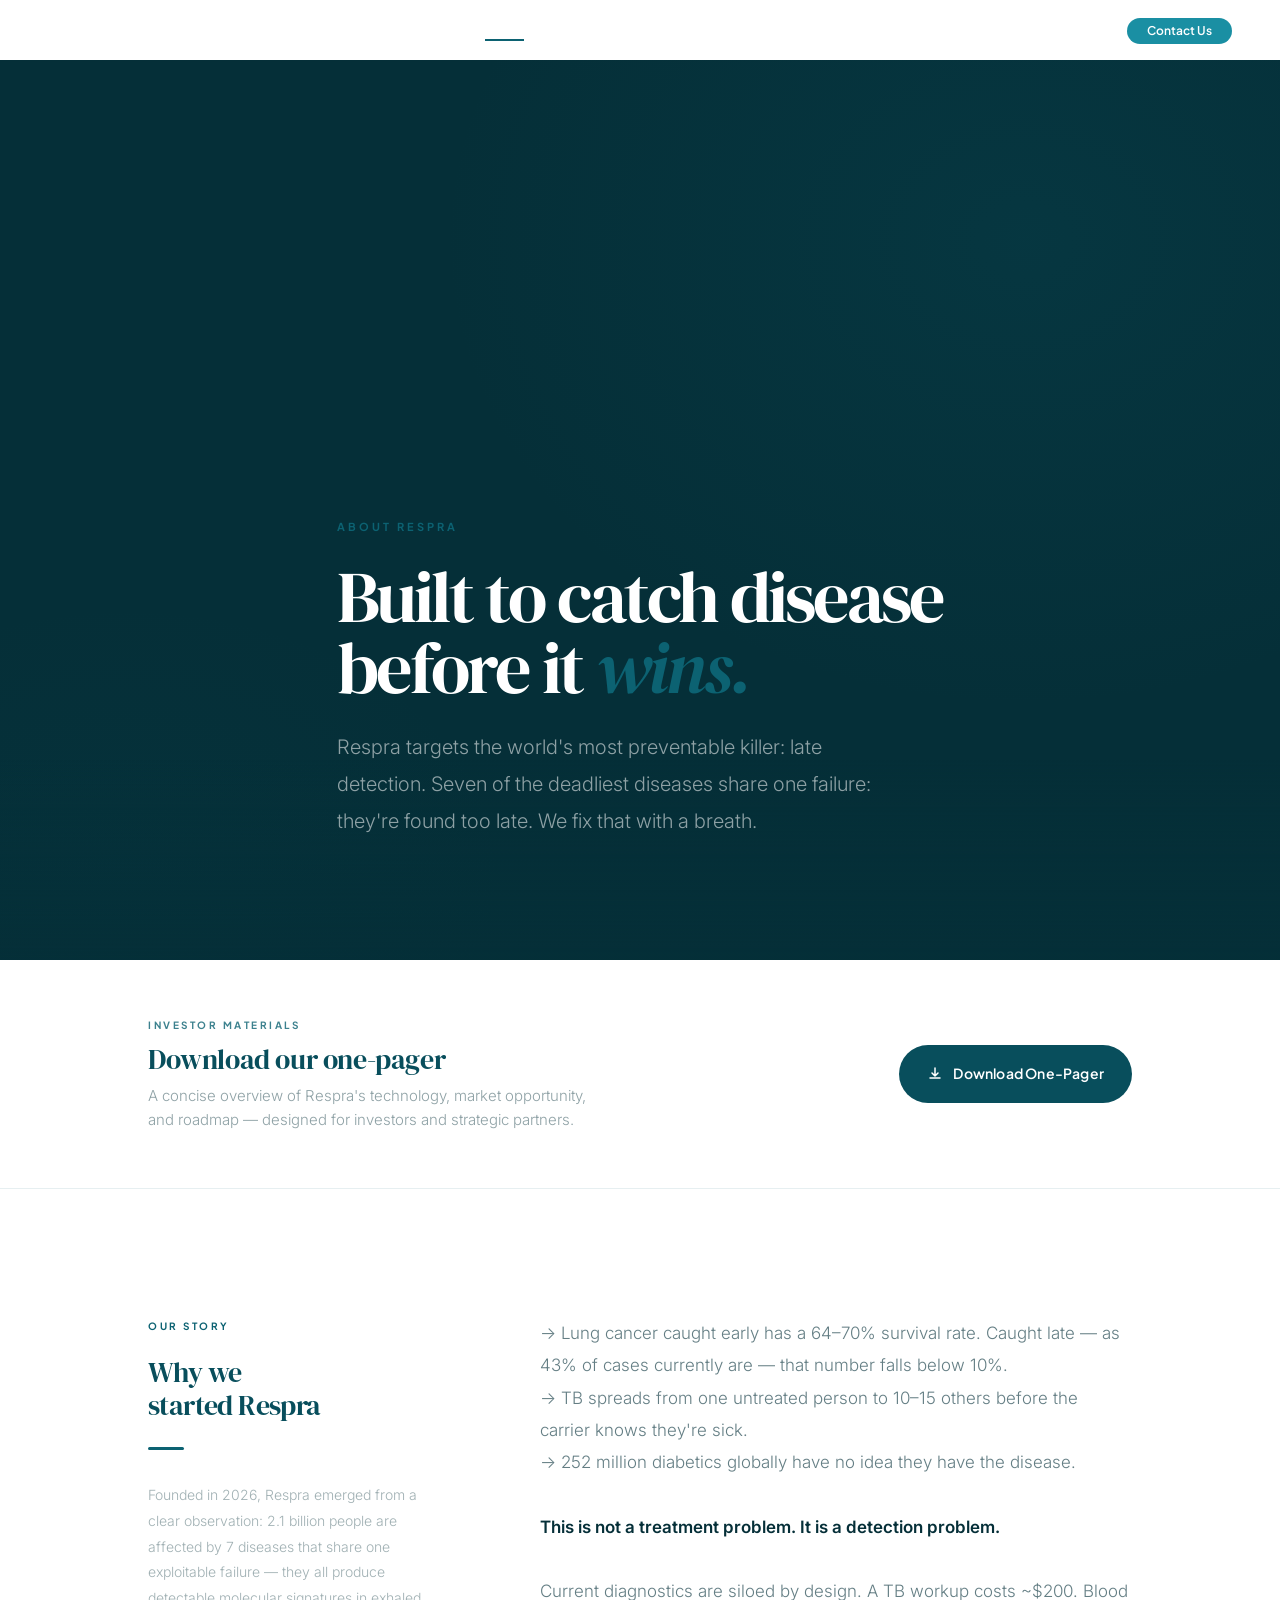
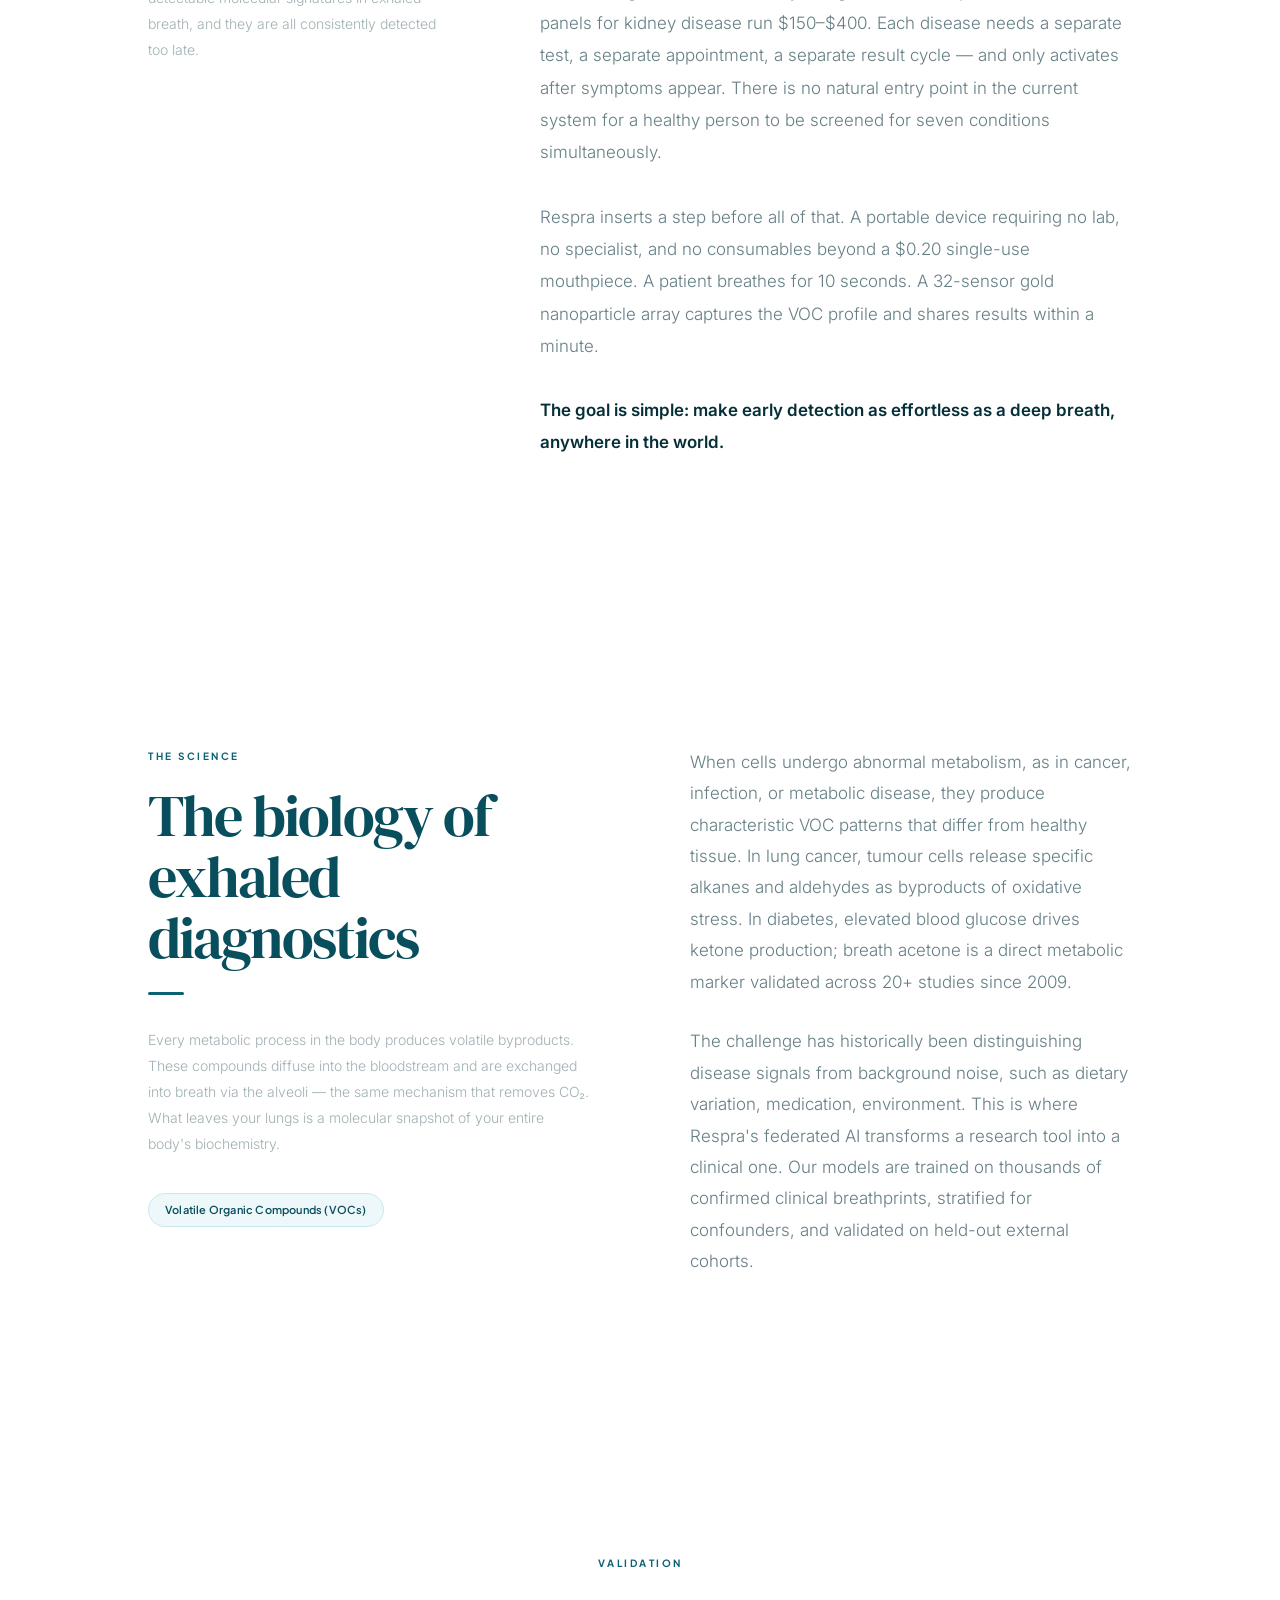
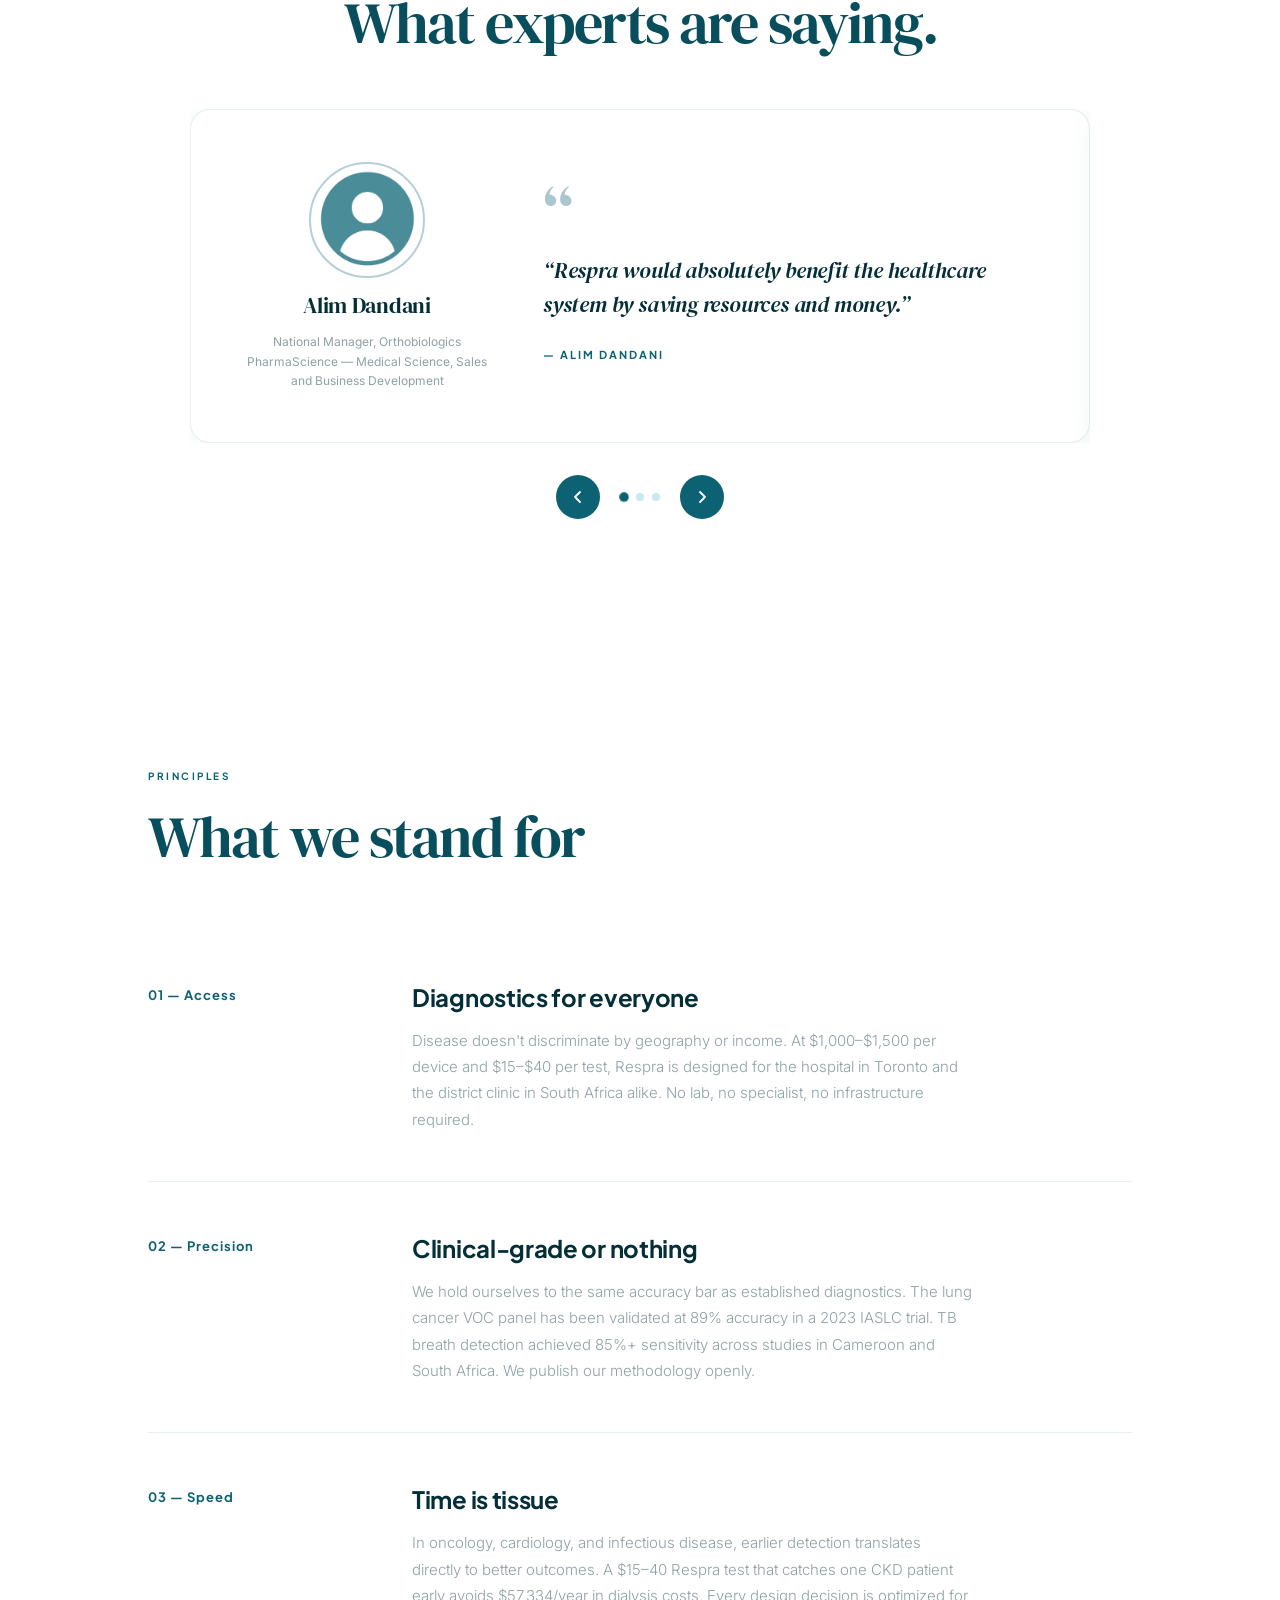
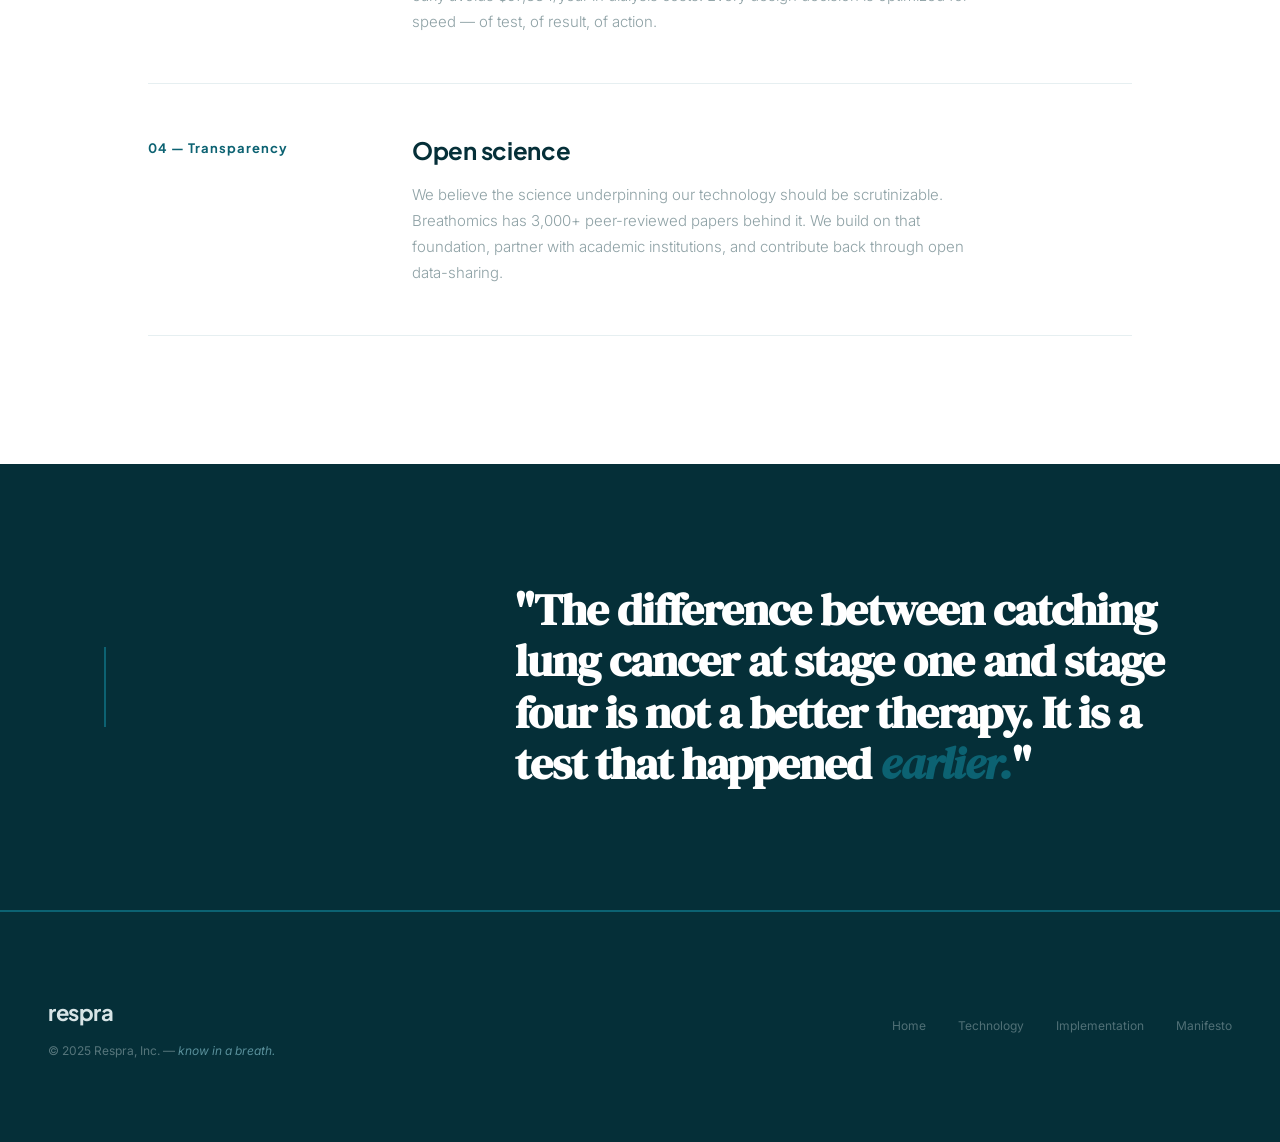
<file: about.html>
<!DOCTYPE html>
<html lang="en">
<head>
  <meta charset="UTF-8" />
  <meta name="viewport" content="width=device-width, initial-scale=1.0" />
  <title>About — Respra</title>
  <link rel="stylesheet" href="shared.css" />
  <style>
    .page-hero {
      min-height: 100vh;
      display: flex;
      flex-direction: column;
      justify-content: flex-end;
      padding-bottom: 120px;
      position: relative;
      overflow: hidden;
      background: var(--ink);
    }

    .page-hero::after {
      content: '';
      position: absolute;
      bottom: 0; left: 0; right: 0;
      height: 200px;
      background: linear-gradient(to top, rgba(5,47,56,0.85) 0%, transparent 100%);
      pointer-events: none;
      z-index: 1;
    }

    .page-hero-bg {
      position: absolute;
      inset: 0;
      background: radial-gradient(ellipse 70% 80% at 80% 20%, rgba(12,98,114,0.15) 0%, transparent 65%),
                  radial-gradient(ellipse 50% 50% at 10% 90%, rgba(12,98,114,0.05) 0%, transparent 60%);
      pointer-events: none;
    }

    .page-hero-label {
      font-family: var(--subhead);
      font-size: 11px;
      font-weight: 700;
      letter-spacing: 3px;
      text-transform: uppercase;
      color: var(--teal);
      margin-bottom: 24px;
    }

    .page-hero h1 {
      font-size: clamp(50px, 5.6vw, 86px);
      color: #fff;
      max-width: 720px;
    }

    .page-hero h1 em {
      font-style: italic;
      color: var(--green);
    }

    .page-hero .lead {
      color: rgba(255,255,255,0.55);
      max-width: 560px;
      margin-top: 24px;
    }

    /* ── STORY SECTION ── */
    .story-section {
      background: #fff;
    }

    .story-grid {
      display: grid;
      grid-template-columns: 1fr 2fr;
      gap: 96px;
      align-items: start;
    }

    .story-sidebar {
      position: sticky;
      top: calc(var(--nav-h) + 40px);
    }

    .story-sidebar h3 {
      font-size: 28px;
      margin-bottom: 20px;
    }

    .story-body p {
      font-size: 17px;
      line-height: 1.9;
      color: var(--ink-mid);
      margin-bottom: 32px;
      font-weight: 300;
    }

    /* ── VALUES ── */
    .values-section {
      background: var(--bg);
    }

    .value-item {
      padding: 48px 0;
      border-bottom: 1px solid var(--border);
      display: grid;
      grid-template-columns: 200px 1fr;
      gap: 64px;
      align-items: start;
    }

    .value-item:first-child { border-top: 1px solid var(--border); }

    .value-num {
      font-family: var(--subhead);
      font-size: 13px;
      font-weight: 700;
      letter-spacing: 1px;
      color: var(--teal);
      padding-top: 4px;
    }

    .value-content h4 {
      font-family: var(--subhead);
      font-size: 24px;
      font-weight: 700;
      color: var(--ink);
      margin-bottom: 12px;
      letter-spacing: -0.3px;
    }

    .value-content p {
      font-size: 15px;
      color: var(--muted);
      font-weight: 300;
      line-height: 1.75;
      max-width: 560px;
    }

    /* ── DARK QUOTE ── */
    .quote-band {
      background: var(--ink);
      padding: 120px 0;
    }

    .quote-inner {
      max-width: 1200px;
      margin: 0 auto;
      padding: 0 64px;
      display: grid;
      grid-template-columns: 1fr 2fr;
      gap: 80px;
      align-items: center;
    }

    .quote-line {
      width: 2px;
      height: 80px;
      background: var(--green);
    }

    .quote-text {
      font-family: var(--heading);
      font-size: clamp(28px, 3.5vw, 52px);
      font-weight: 700;
      color: #fff;
      line-height: 1.15;
      letter-spacing: -1px;
    }

    .quote-text em {
      font-style: italic;
      color: var(--green);
    }

    @media (max-width: 900px) {
      .story-grid { grid-template-columns: 1fr; gap: 40px; }
      .story-sidebar { position: static; }
      .value-item { grid-template-columns: 1fr; gap: 16px; }
      .team-grid { grid-template-columns: 1fr; }
      .quote-inner { grid-template-columns: 1fr; gap: 32px; }
      .explainer-grid { grid-template-columns: 1fr; }
      .explainer-sticky { position: static; }
    }

    /* ── SCIENCE EXPLAINER (from research) ── */
    .explainer-section {
      background: #fff;
    }

    .explainer-grid {
      display: grid;
      grid-template-columns: 1fr 1fr;
      gap: 100px;
      align-items: start;
    }

    .explainer-sticky {
      position: sticky;
      top: calc(var(--nav-h) + 40px);
    }

    .explainer-body p {
      font-size: 17px;
      line-height: 1.85;
      color: var(--ink-mid);
      margin-bottom: 28px;
      font-weight: 300;
    }

    /* ── VALIDATION ── */
    .validation-section {
      background: var(--bg);
      padding: 120px 0;
    }

    .validator-track-wrap {
      position: relative;
      overflow: hidden;
      margin: 56px auto 0;
      max-width: 900px;
    }

    .validator-track {
      display: flex;
      transition: transform 0.35s ease;
      will-change: transform;
    }

    .validator-card {
      min-width: 100%;
      display: grid;
      grid-template-columns: 240px 1fr;
      gap: 56px;
      align-items: center;
      background: #fff;
      border-radius: 20px;
      border: 1px solid var(--border);
      padding: 52px 56px;
      box-shadow: 0 4px 24px rgba(12,98,114,0.06);
      text-align: left;
      box-sizing: border-box;
    }

    .validator-profile {
      display: flex;
      flex-direction: column;
      align-items: center;
      text-align: center;
      gap: 14px;
    }

    .validator-photo-wrap {
      width: 116px;
      height: 116px;
      border-radius: 50%;
      border: 2px solid rgba(12,98,114,0.3);
      padding: 3px;
      flex-shrink: 0;
    }

    .validator-photo-wrap img {
      width: 100%;
      height: 100%;
      border-radius: 50%;
      object-fit: cover;
      display: block;
    }

    .validator-name {
      font-family: var(--heading);
      font-size: 22px;
      font-weight: 400;
      color: var(--ink);
      letter-spacing: -0.3px;
      line-height: 1.2;
    }

    .validator-title {
      font-family: var(--body);
      font-size: 12px;
      color: var(--muted);
      font-weight: 400;
      line-height: 1.6;
    }

    .validator-quote-mark {
      font-family: var(--heading);
      font-size: 72px;
      line-height: 0.75;
      color: var(--teal);
      opacity: 0.35;
      display: block;
      margin-bottom: 12px;
    }

    .validator-quote-text {
      font-family: var(--heading);
      font-size: clamp(17px, 2vw, 22px);
      font-style: italic;
      font-weight: 400;
      color: var(--ink);
      line-height: 1.55;
      letter-spacing: -0.2px;
      margin-bottom: 24px;
    }

    .validator-attribution {
      font-family: var(--subhead);
      font-size: 11px;
      font-weight: 700;
      letter-spacing: 2px;
      text-transform: uppercase;
      color: var(--teal);
    }

    .validator-nav {
      display: flex;
      align-items: center;
      justify-content: center;
      gap: 20px;
      margin-top: 32px;
    }

    .validator-arrow {
      width: 44px;
      height: 44px;
      border-radius: 50%;
      background: var(--teal);
      border: none;
      cursor: pointer;
      display: flex;
      align-items: center;
      justify-content: center;
      flex-shrink: 0;
      transition: transform 0.2s ease, box-shadow 0.2s ease;
    }

    .validator-arrow:hover {
      transform: scale(1.08);
      box-shadow: 0 0 14px rgba(12,98,114,0.4);
    }

    .validator-arrow svg {
      width: 18px;
      height: 18px;
      stroke: #fff;
      fill: none;
      stroke-linecap: round;
      stroke-linejoin: round;
      stroke-width: 1.8;
    }

    .validator-dots {
      display: flex;
      align-items: center;
      gap: 8px;
    }

    .validator-dot {
      width: 8px;
      height: 8px;
      border-radius: 50%;
      background: var(--mint-mid);
      border: none;
      cursor: pointer;
      padding: 0;
      transition: background 0.2s ease, transform 0.2s ease;
    }

    .validator-dot.active {
      background: var(--teal);
      transform: scale(1.2);
    }

    @media (max-width: 700px) {
      .validator-card {
        grid-template-columns: 1fr;
        padding: 36px 28px;
        gap: 28px;
      }
      .validator-nav { flex-wrap: wrap; gap: 12px; }
    }
  </style>
</head>
<body>

<nav class="hero-transparent">
  <a href="index.html" class="nav-logo">
    <span class="nav-wordmark">respra</span>
  </a>
  <ul class="nav-links">
    <li><a href="index.html">Home</a></li>
    <li><a href="about.html" class="active">About</a></li>
    <li><a href="technology.html">Technology</a></li>
    <li><a href="implementation.html">Implementation</a></li>
    <li><a href="manifesto.html">Manifesto</a></li>
  </ul>
  <div class="nav-right">
    <div class="nav-contact-wrap">
      <button class="nav-contact-btn" id="contact-btn">Contact Us</button>
      <div class="nav-contact-popup" id="contact-popup">
        <a href="mailto:contact@respra.ca">contact@respra.ca</a>
      </div>
    </div>
  </div>
</nav>

<div class="page-wrap">

  <!-- HERO -->
  <section class="page-hero">
    <div class="page-hero-bg" id="about-hero-bg"></div>
    <div class="section-inner" style="position:relative;z-index:2;">
      <div class="page-hero-label fade-up">About Respra</div>
      <h1 class="fade-up" style="transition-delay:.08s">Built to catch disease<br/>before it <em>wins.</em></h1>
      <p class="lead fade-up" style="transition-delay:.16s">Respra targets the world's most preventable killer: late detection. Seven of the deadliest diseases share one failure: they're found too late. We fix that with a breath.</p>
    </div>
  </section>

  <!-- ONE-PAGER CTA -->
  <div style="background:#fff;border-bottom:1px solid var(--border);">
    <div class="section-inner" style="padding-top:56px;padding-bottom:56px;">
      <div style="display:flex;align-items:center;justify-content:space-between;gap:40px;flex-wrap:wrap;">
        <div>
          <span class="eyebrow" style="margin-bottom:8px;">Investor Materials</span>
          <h3 style="font-size:clamp(20px,2.5vw,28px);letter-spacing:-0.4px;margin-bottom:8px;">Download our one-pager</h3>
          <p style="font-family:var(--body);font-size:15px;font-weight:300;color:var(--muted);max-width:440px;line-height:1.6;">A concise overview of Respra's technology, market opportunity, and roadmap — designed for investors and strategic partners.</p>
        </div>
        <div style="display:flex;align-items:center;gap:16px;flex-shrink:0;">
          <a href="respra-one-pager.pdf"
             download
             style="display:inline-flex;align-items:center;gap:10px;padding:16px 28px;background:var(--green-dark);color:#fff;border-radius:100px;font-family:var(--subhead);font-size:14px;font-weight:600;text-decoration:none;letter-spacing:0.2px;transition:opacity 0.2s,transform 0.2s;"
             onmouseover="this.style.opacity='0.85';this.style.transform='translateY(-1px)'"
             onmouseout="this.style.opacity='1';this.style.transform='translateY(0)'">
            <svg width="16" height="16" viewBox="0 0 16 16" fill="none" xmlns="http://www.w3.org/2000/svg">
              <path d="M8 2v8M5 7l3 3 3-3" stroke="#fff" stroke-width="1.5" stroke-linecap="round" stroke-linejoin="round"/>
              <path d="M3 12h10" stroke="#fff" stroke-width="1.5" stroke-linecap="round"/>
            </svg>
            Download One-Pager
          </a>
        </div>
      </div>
    </div>
  </div>

  <!-- STORY -->
  <section class="story-section">
    <div class="section-inner">
      <div class="story-grid">
        <div class="story-sidebar">
          <span class="eyebrow fade-up">Our Story</span>
          <h3 class="fade-up" style="transition-delay:.08s;">Why we<br/>started Respra</h3>
          <div class="rule-green fade-up" style="transition-delay:.14s;"></div>
          <p class="body-text fade-up" style="transition-delay:.2s;">Founded in 2026, Respra emerged from a clear observation: 2.1 billion people are affected by 7 diseases that share one exploitable failure — they all produce detectable molecular signatures in exhaled breath, and they are all consistently detected too late.</p>
        </div>
        <div class="story-body fade-up" style="transition-delay:.1s;">
          <p>→ Lung cancer caught early has a 64–70% survival rate. Caught late — as 43% of cases currently are — that number falls below 10%.<br/>→ TB spreads from one untreated person to 10–15 others before the carrier knows they're sick.<br/>→ 252 million diabetics globally have no idea they have the disease.</p>
          <p style="font-weight:600;color:var(--ink);">This is not a treatment problem. It is a detection problem.</p>
          <p>Current diagnostics are siloed by design. A TB workup costs ~$200. Blood panels for kidney disease run $150–$400. Each disease needs a separate test, a separate appointment, a separate result cycle — and only activates after symptoms appear. There is no natural entry point in the current system for a healthy person to be screened for seven conditions simultaneously.</p>
          <p>Respra inserts a step before all of that. A portable device requiring no lab, no specialist, and no consumables beyond a $0.20 single-use mouthpiece. A patient breathes for 10 seconds. A 32-sensor gold nanoparticle array captures the VOC profile and shares results within a minute.</p>
          <p style="font-weight:600;color:var(--ink);">The goal is simple: make early detection as effortless as a deep breath, anywhere in the world.</p>
        </div>
      </div>
    </div>
  </section>

  <!-- SCIENCE EXPLAINER -->
  <section class="explainer-section">
    <div class="section-inner">
      <div class="explainer-grid">
        <div class="explainer-sticky">
          <span class="eyebrow fade-up">The Science</span>
          <h2 class="fade-up" style="transition-delay:.08s;">The biology of<br/>exhaled diagnostics</h2>
          <div class="rule-green fade-up" style="transition-delay:.14s;"></div>
          <p class="body-text fade-up" style="transition-delay:.18s;">Every metabolic process in the body produces volatile byproducts. These compounds diffuse into the bloodstream and are exchanged into breath via the alveoli — the same mechanism that removes CO₂. What leaves your lungs is a molecular snapshot of your entire body's biochemistry.</p>
          <div style="margin-top:36px;" class="fade-up">
            <div class="pill">Volatile Organic Compounds (VOCs)</div>
          </div>
        </div>
        <div class="explainer-body fade-up" style="transition-delay:.12s;">
          <p>When cells undergo abnormal metabolism, as in cancer, infection, or metabolic disease, they produce characteristic VOC patterns that differ from healthy tissue. In lung cancer, tumour cells release specific alkanes and aldehydes as byproducts of oxidative stress. In diabetes, elevated blood glucose drives ketone production; breath acetone is a direct metabolic marker validated across 20+ studies since 2009.</p>
          <p>The challenge has historically been distinguishing disease signals from background noise, such as dietary variation, medication, environment. This is where Respra's federated AI transforms a research tool into a clinical one. Our models are trained on thousands of confirmed clinical breathprints, stratified for confounders, and validated on held-out external cohorts.</p>
        </div>
      </div>
    </div>
  </section>

  <!-- VALIDATION -->
  <section class="validation-section">
    <div class="section-inner" style="text-align:center;">
      <span class="eyebrow fade-up">Validation</span>
      <h2 class="fade-up" style="transition-delay:.08s;">What experts are saying.</h2>

      <div class="validator-track-wrap fade-up" style="transition-delay:.16s;">
        <div class="validator-track" id="validator-track">

          <div class="validator-card">
            <div class="validator-profile">
              <div class="validator-photo-wrap">
                <img src="validator-1.png" alt="Alim Dandani" />
              </div>
              <div class="validator-name">Alim Dandani</div>
              <div class="validator-title">National Manager, Orthobiologics<br/>PharmaScience &mdash; Medical Science, Sales and Business Development</div>
            </div>
            <div class="validator-quote-side">
              <span class="validator-quote-mark">&ldquo;</span>
              <p class="validator-quote-text">&ldquo;Respra would absolutely benefit the healthcare system by saving resources and money.&rdquo;</p>
              <div class="validator-attribution">&mdash; Alim Dandani</div>
            </div>
          </div>

          <div class="validator-card">
            <div class="validator-profile">
              <div class="validator-photo-wrap">
                <img src="validator-2.png" alt="Dr. Imran Haq" />
              </div>
              <div class="validator-name">Dr. Imran Haq</div>
              <div class="validator-title">Managing Director<br/>The Sample Network &mdash; Clinical Biosample Collection</div>
            </div>
            <div class="validator-quote-side">
              <span class="validator-quote-mark">&ldquo;</span>
              <p class="validator-quote-text">&ldquo;It&rsquo;s worth pursuing.&rdquo;</p>
              <div class="validator-attribution">&mdash; Dr. Imran Haq</div>
            </div>
          </div>

          <div class="validator-card">
            <div class="validator-profile">
              <div class="validator-photo-wrap">
                <img src="validator-3.png" alt="Julie Paperwala" />
              </div>
              <div class="validator-name">Julie Paperwala</div>
              <div class="validator-title">Senior Manager, Program Delivery and Research IT<br/>SickKids</div>
            </div>
            <div class="validator-quote-side">
              <span class="validator-quote-mark">&ldquo;</span>
              <p class="validator-quote-text">&ldquo;Having gone through it personally with my father, I would 100% think Respra is a helpful device to implement.&rdquo;</p>
              <div class="validator-attribution">&mdash; Julie Paperwala</div>
            </div>
          </div>

        </div>
      </div>

      <div class="validator-nav">
        <button class="validator-arrow" id="val-prev" aria-label="Previous validator">
          <svg viewBox="0 0 18 18"><path d="M11 4l-5 5 5 5"/></svg>
        </button>
        <div class="validator-dots">
          <button class="validator-dot active" data-idx="0" aria-label="Validator 1"></button>
          <button class="validator-dot" data-idx="1" aria-label="Validator 2"></button>
          <button class="validator-dot" data-idx="2" aria-label="Validator 3"></button>
        </div>
        <button class="validator-arrow" id="val-next" aria-label="Next validator">
          <svg viewBox="0 0 18 18"><path d="M7 4l5 5-5 5"/></svg>
        </button>
      </div>
    </div>
  </section>

  <hr class="rule" />

  <!-- VALUES -->
  <section class="values-section">
    <div class="section-inner">
      <span class="eyebrow fade-up">Principles</span>
      <h2 class="fade-up" style="transition-delay:.08s;margin-bottom:64px;">What we stand for</h2>

      <div class="value-item fade-up">
        <div class="value-num">01 — Access</div>
        <div class="value-content">
          <h4>Diagnostics for everyone</h4>
          <p>Disease doesn't discriminate by geography or income. At $1,000–$1,500 per device and $15–$40 per test, Respra is designed for the hospital in Toronto and the district clinic in South Africa alike. No lab, no specialist, no infrastructure required.</p>
        </div>
      </div>
      <div class="value-item fade-up" style="transition-delay:.08s;">
        <div class="value-num">02 — Precision</div>
        <div class="value-content">
          <h4>Clinical-grade or nothing</h4>
          <p>We hold ourselves to the same accuracy bar as established diagnostics. The lung cancer VOC panel has been validated at 89% accuracy in a 2023 IASLC trial. TB breath detection achieved 85%+ sensitivity across studies in Cameroon and South Africa. We publish our methodology openly.</p>
        </div>
      </div>
      <div class="value-item fade-up" style="transition-delay:.16s;">
        <div class="value-num">03 — Speed</div>
        <div class="value-content">
          <h4>Time is tissue</h4>
          <p>In oncology, cardiology, and infectious disease, earlier detection translates directly to better outcomes. A $15–40 Respra test that catches one CKD patient early avoids $57,334/year in dialysis costs. Every design decision is optimized for speed — of test, of result, of action.</p>
        </div>
      </div>
      <div class="value-item fade-up" style="transition-delay:.24s;">
        <div class="value-num">04 — Transparency</div>
        <div class="value-content">
          <h4>Open science</h4>
          <p>We believe the science underpinning our technology should be scrutinizable. Breathomics has 3,000+ peer-reviewed papers behind it. We build on that foundation, partner with academic institutions, and contribute back through open data-sharing.</p>
        </div>
      </div>
    </div>
  </section>

  <!-- QUOTE BAND -->
  <div class="quote-band">
    <div class="quote-inner">
      <div class="quote-line fade-up"></div>
      <div class="quote-text fade-up" style="transition-delay:.08s;">"The difference between catching lung cancer at stage one and stage four is not a better therapy. It is a test that happened <em>earlier.</em>"</div>
    </div>
  </div>

  <!-- FOOTER -->
  <footer>
    <div>
      <div class="foot-brand">respra</div>
      <div style="margin-top:8px;">© 2025 Respra, Inc. — <em>know in a breath.</em></div>
    </div>
    <div class="foot-links">
      <a href="index.html">Home</a>
      <a href="technology.html">Technology</a>
      <a href="implementation.html">Implementation</a>
      <a href="manifesto.html">Manifesto</a>
    </div>
  </footer>

</div>

<script>
  const io = new IntersectionObserver((entries) => {
    entries.forEach(e => { if (e.isIntersecting) { e.target.classList.add('in'); io.unobserve(e.target); } });
  }, { threshold: 0.08 });
  document.querySelectorAll('.fade-up').forEach(el => io.observe(el));

  // Nav transparency on scroll
  (function() {
    const nav = document.querySelector('nav');
    function updateNav() { nav.classList.toggle('scrolled', window.scrollY > 40); }
    window.addEventListener('scroll', updateNav, { passive: true });
    updateNav();
  })();

  window.addEventListener('scroll', () => {
    const bg = document.getElementById('about-hero-bg');
    if (bg) bg.style.transform = `translateY(${window.scrollY * 0.15}px)`;
  }, { passive: true });

  // Validator carousel
  (function() {
    const track = document.getElementById('validator-track');
    const dots = document.querySelectorAll('.validator-dot');
    const total = 3;
    let current = 0;
    let timer;

    function goTo(idx, resetAuto) {
      current = ((idx % total) + total) % total;
      track.style.transform = 'translateX(-' + (current * 100) + '%)';
      dots.forEach(function(d, i) { d.classList.toggle('active', i === current); });
      if (resetAuto !== false) resetTimer();
    }

    function resetTimer() {
      clearInterval(timer);
      timer = setInterval(function() { goTo(current + 1, false); }, 6000);
    }

    document.getElementById('val-prev').addEventListener('click', function() { goTo(current - 1); });
    document.getElementById('val-next').addEventListener('click', function() { goTo(current + 1); });
    dots.forEach(function(dot) {
      dot.addEventListener('click', function() { goTo(parseInt(dot.dataset.idx)); });
    });

    resetTimer();
  })();

  const contactBtn = document.getElementById('contact-btn');
  const contactPopup = document.getElementById('contact-popup');
  if (contactBtn && contactPopup) {
    contactBtn.addEventListener('click', function(e) {
      e.stopPropagation();
      contactPopup.classList.toggle('open');
    });
    document.addEventListener('click', function() {
      contactPopup.classList.remove('open');
    });
  }
</script>

</body>
</html>
</file>
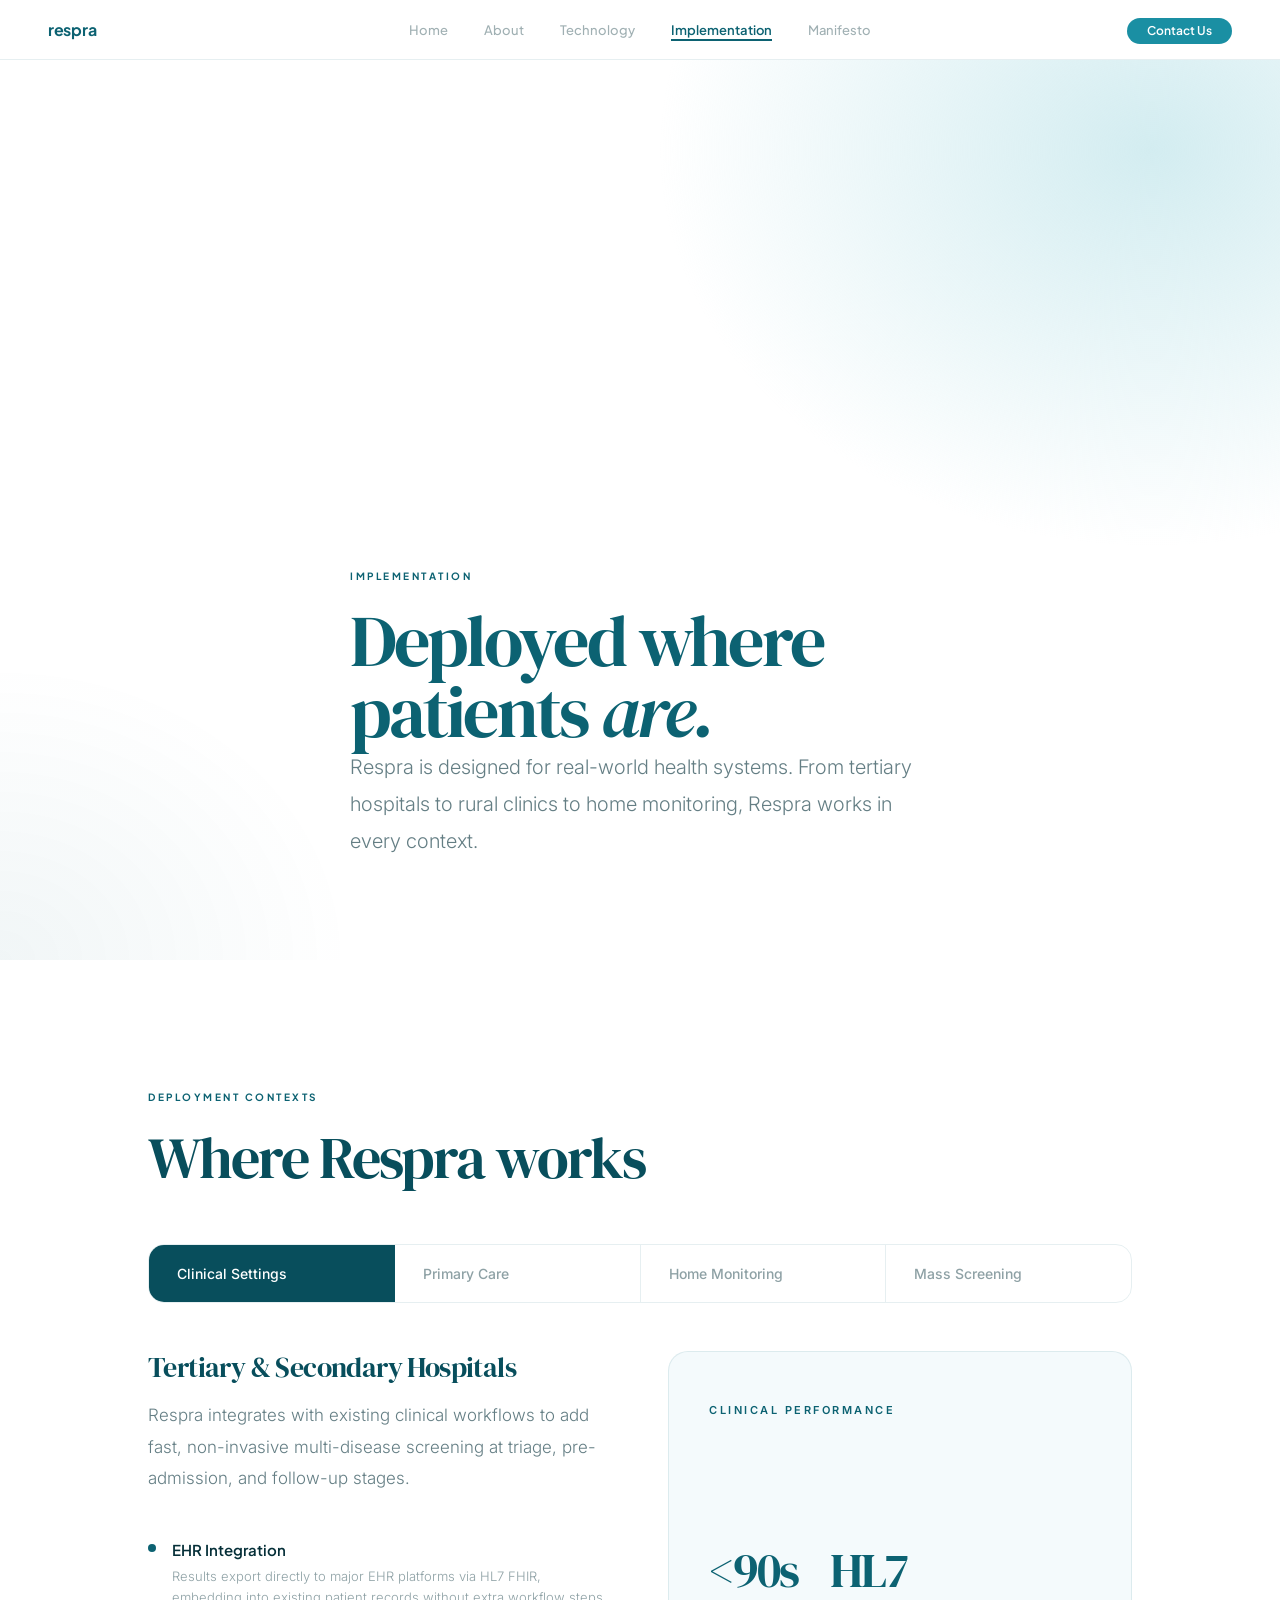
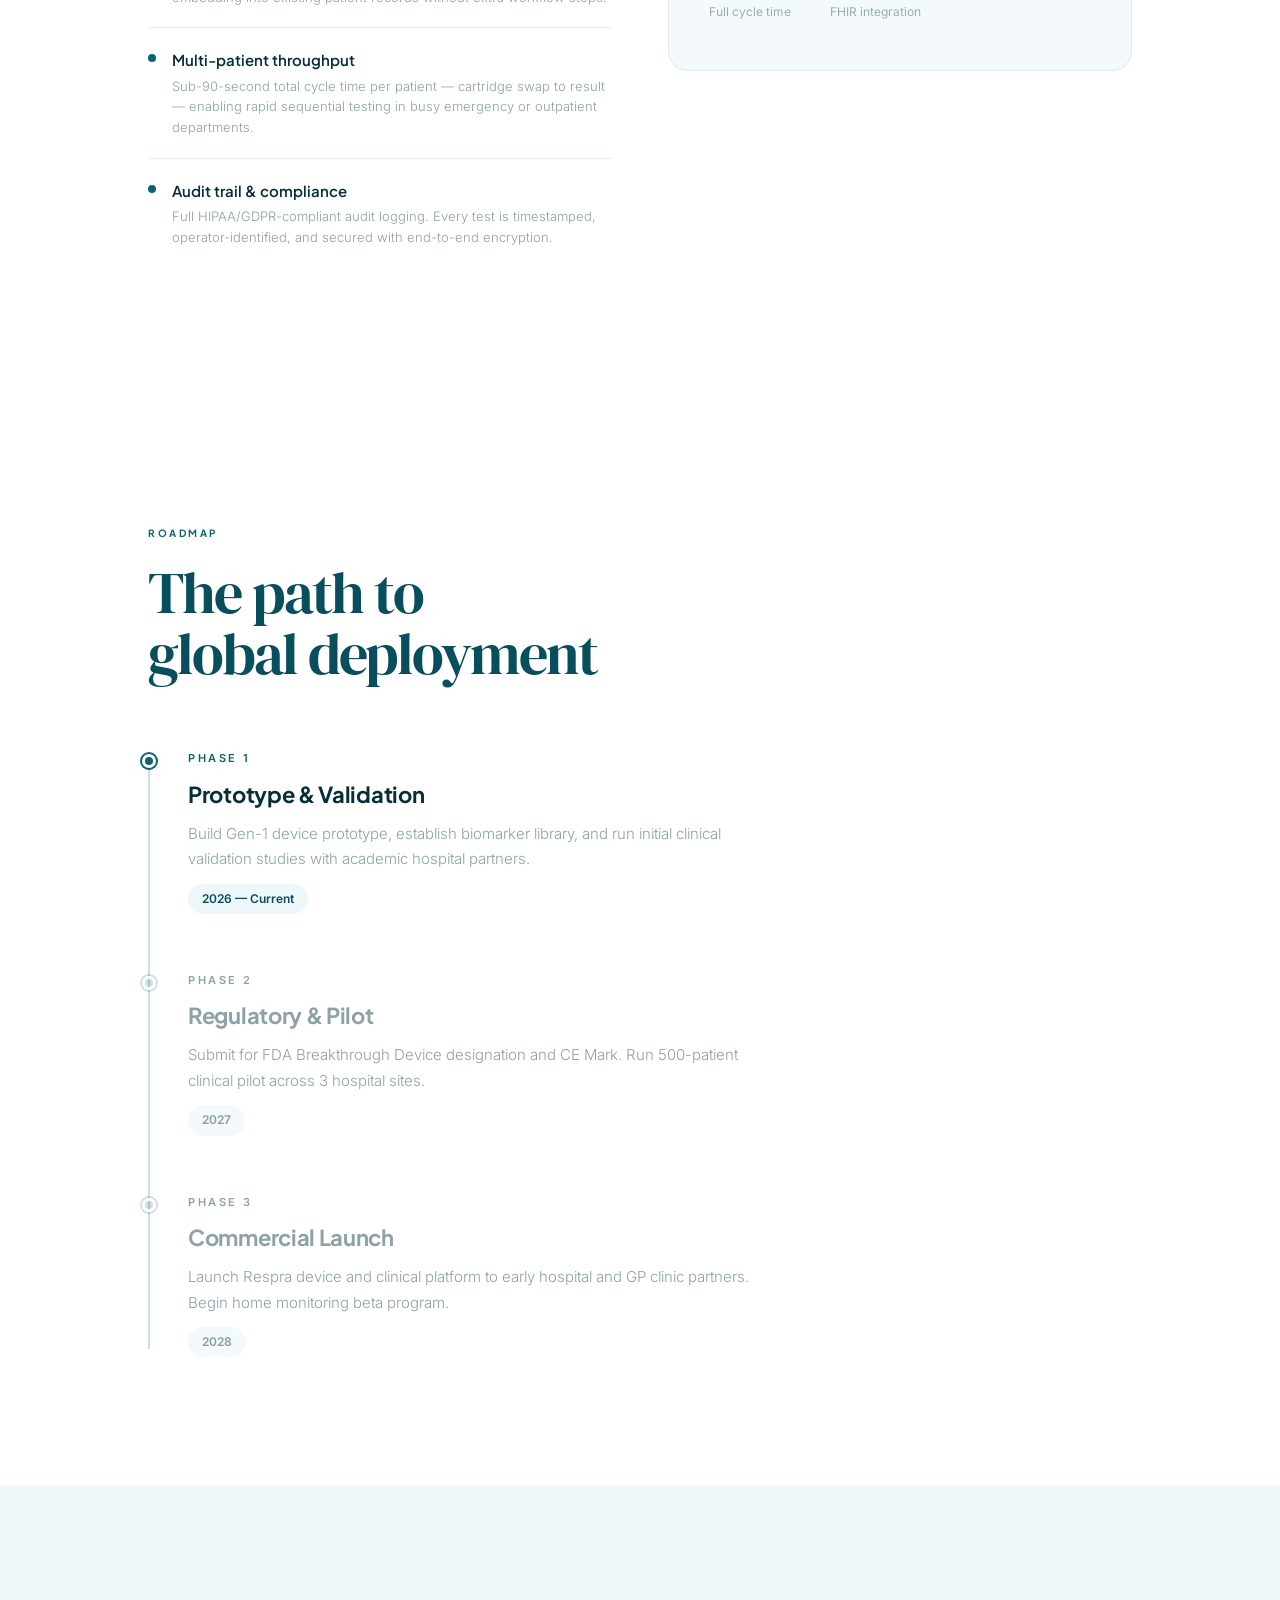
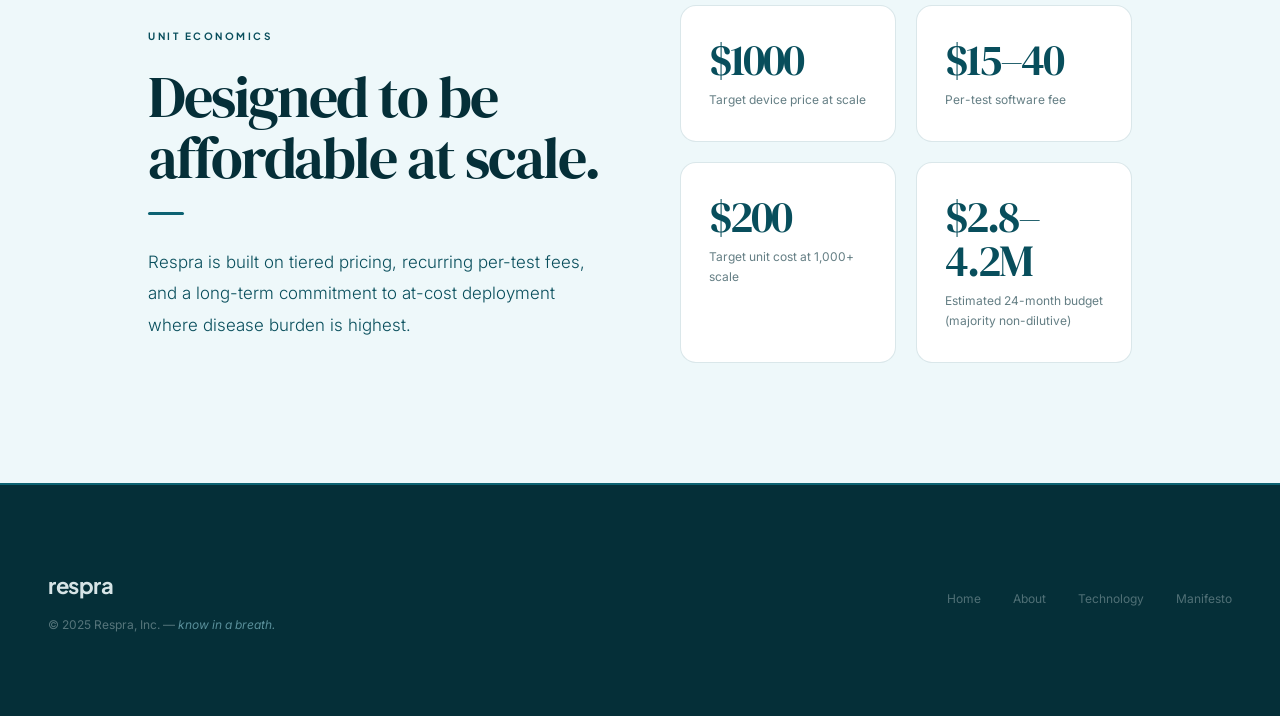
<file: implementation.html>
<!DOCTYPE html>
<html lang="en">
<head>
  <meta charset="UTF-8" />
  <meta name="viewport" content="width=device-width, initial-scale=1.0" />
  <title>Implementation — Respra</title>
  <link rel="stylesheet" href="shared.css" />
  <style>
    /* ── HERO ── */
    .impl-hero {
      min-height: 100vh;
      background: var(--bg);
      display: flex;
      flex-direction: column;
      justify-content: flex-end;
      padding-bottom: 100px;
      position: relative;
      overflow: hidden;
    }

    .impl-hero-bg {
      position: absolute;
      inset: 0;
      background:
        radial-gradient(ellipse 70% 80% at 90% 10%, rgba(200,232,237,0.8) 0%, transparent 55%),
        radial-gradient(ellipse 50% 60% at 0% 100%, rgba(12,98,114,0.06) 0%, transparent 55%);
      pointer-events: none;
      will-change: transform;
    }

    /* ── DEPLOYMENT CONTEXTS ── */
    .deploy-section {
      background: #fff;
    }

    .deploy-tabs {
      display: flex;
      gap: 0;
      border: 1px solid var(--border);
      border-radius: 16px;
      overflow: hidden;
      margin-top: 56px;
      margin-bottom: 48px;
    }

    .deploy-tab {
      flex: 1;
      padding: 20px 28px;
      font-family: var(--body);
      font-size: 14px;
      font-weight: 500;
      color: var(--muted);
      border: none;
      background: transparent;
      cursor: pointer;
      border-right: 1px solid var(--border);
      transition: background 0.2s, color 0.2s;
      text-align: left;
    }

    .deploy-tab:last-child { border-right: none; }
    .deploy-tab:hover { background: var(--bg); color: var(--ink); }
    .deploy-tab.active { background: var(--green-dark); color: #fff; }

    .deploy-panel {
      display: none;
      grid-template-columns: 1fr 1fr;
      gap: 56px;
      align-items: start;
      animation: panelFade 0.4s ease;
    }

    .deploy-panel.active { display: grid; }

    @keyframes panelFade {
      from { opacity: 0; transform: translateY(12px); }
      to   { opacity: 1; transform: translateY(0); }
    }

    .deploy-panel-text h3 { margin-bottom: 16px; }
    .deploy-panel-text .lead { font-size: 17px; margin-bottom: 24px; }

    .deploy-feature {
      display: flex;
      align-items: flex-start;
      gap: 16px;
      padding: 20px 0;
      border-bottom: 1px solid var(--border);
    }

    .deploy-feature:last-child { border-bottom: none; }

    .deploy-dot {
      width: 8px;
      height: 8px;
      border-radius: 50%;
      background: var(--green);
      margin-top: 6px;
      flex-shrink: 0;
    }

    .deploy-feature-text h4 {
      font-size: 15px;
      font-weight: 600;
      color: var(--ink);
      margin-bottom: 4px;
    }

    .deploy-feature-text p {
      font-size: 13px;
      color: var(--muted);
      line-height: 1.6;
      font-weight: 300;
    }

    .deploy-visual {
      background: var(--bg2);
      border-radius: 20px;
      border: 1px solid var(--border);
      padding: 48px 40px;
      min-height: 320px;
      display: flex;
      flex-direction: column;
      justify-content: space-between;
    }

    .deploy-visual-label {
      font-size: 11px;
      font-weight: 600;
      letter-spacing: 2.5px;
      text-transform: uppercase;
      color: var(--green);
      margin-bottom: 24px;
    }

    .deploy-stat-row {
      display: flex;
      gap: 32px;
    }

    /* ── TIMELINE ── */
    .timeline-section {
      background: var(--bg);
    }

    .timeline {
      margin-top: 64px;
      position: relative;
      padding-left: 40px;
    }

    .timeline::before {
      content: '';
      position: absolute;
      left: 0;
      top: 8px;
      bottom: 8px;
      width: 2px;
      background: var(--border-mid);
    }

    .tl-item {
      position: relative;
      padding-bottom: 56px;
    }

    .tl-item:last-child { padding-bottom: 0; }

    .tl-dot {
      position: absolute;
      left: -46px;
      top: 6px;
      width: 14px;
      height: 14px;
      border-radius: 50%;
      background: var(--green);
      border: 3px solid var(--bg);
      box-shadow: 0 0 0 2px var(--green);
    }

    .tl-phase {
      font-size: 11px;
      font-weight: 600;
      letter-spacing: 2.5px;
      text-transform: uppercase;
      color: var(--green);
      margin-bottom: 8px;
    }

    .tl-item h4 {
      font-family: var(--subhead);
      font-size: 22px;
      font-weight: 700;
      color: var(--ink);
      margin-bottom: 10px;
      letter-spacing: -0.3px;
    }

    .tl-item p {
      font-size: 15px;
      color: var(--muted);
      line-height: 1.7;
      font-weight: 300;
      max-width: 580px;
    }

    .tl-date {
      display: inline-block;
      margin-top: 12px;
      font-size: 12px;
      font-weight: 600;
      color: var(--green-dark);
      background: var(--mint);
      padding: 4px 14px;
      border-radius: 100px;
    }

    /* ── ECONOMICS ── */
    .econ-section {
      background: var(--mint);
    }

    .econ-grid {
      display: grid;
      grid-template-columns: 1fr 1fr;
      gap: 80px;
      align-items: center;
    }

    .econ-stats {
      display: grid;
      grid-template-columns: 1fr 1fr;
      gap: 20px;
    }

    .econ-stat {
      background: #fff;
      border-radius: 16px;
      padding: 32px 28px;
      border: 1px solid rgba(12,98,114,0.15);
    }

    .impl-hero h1 { font-size: clamp(50px, 5.6vw, 86px); }

    @media (max-width: 900px) {
      .deploy-tabs { flex-direction: column; }
      .deploy-panel.active { grid-template-columns: 1fr; }
      .int-grid { grid-template-columns: 1fr; }
      .econ-grid { grid-template-columns: 1fr; }
      .econ-stats { grid-template-columns: 1fr 1fr; }
    }
  </style>
</head>
<body>

<nav>
  <a href="index.html" class="nav-logo">
    <span class="nav-wordmark">respra</span>
  </a>
  <ul class="nav-links">
    <li><a href="index.html">Home</a></li>
    <li><a href="about.html">About</a></li>
    <li><a href="technology.html">Technology</a></li>
    <li><a href="implementation.html" class="active">Implementation</a></li>
    <li><a href="manifesto.html">Manifesto</a></li>
  </ul>
  <div class="nav-right">
    <div class="nav-contact-wrap">
      <button class="nav-contact-btn" id="contact-btn">Contact Us</button>
      <div class="nav-contact-popup" id="contact-popup">
        <a href="mailto:contact@respra.ca">contact@respra.ca</a>
      </div>
    </div>
  </div>
</nav>

<div class="page-wrap">

  <!-- HERO -->
  <section class="impl-hero">
    <div class="impl-hero-bg" id="impl-hero-bg"></div>
    <div class="section-inner" style="position:relative;z-index:2;">
      <span class="eyebrow fade-up">Implementation</span>
      <h1 class="fade-up" style="transition-delay:.08s;max-width:760px;">Deployed where<br/>patients <em>are.</em></h1>
      <p class="lead fade-up" style="transition-delay:.18s;max-width:580px;">Respra is designed for real-world health systems. From tertiary hospitals to rural clinics to home monitoring, Respra works in every context.</p>
    </div>
  </section>

  <!-- DEPLOYMENT CONTEXTS -->
  <section class="deploy-section">
    <div class="section-inner">
      <span class="eyebrow fade-up">Deployment Contexts</span>
      <h2 class="fade-up" style="transition-delay:.08s;">Where Respra works</h2>

      <div class="deploy-tabs fade-up" style="transition-delay:.14s;">
        <button class="deploy-tab active" data-tab="clinical">Clinical Settings</button>
        <button class="deploy-tab" data-tab="primary">Primary Care</button>
        <button class="deploy-tab" data-tab="home">Home Monitoring</button>
        <button class="deploy-tab" data-tab="screening">Mass Screening</button>
      </div>

      <!-- Clinical -->
      <div class="deploy-panel active" id="tab-clinical">
        <div class="deploy-panel-text">
          <h3>Tertiary &amp; Secondary Hospitals</h3>
          <p class="lead">Respra integrates with existing clinical workflows to add fast, non-invasive multi-disease screening at triage, pre-admission, and follow-up stages.</p>
          <div class="deploy-feature">
            <div class="deploy-dot"></div>
            <div class="deploy-feature-text">
              <h4>EHR Integration</h4>
              <p>Results export directly to major EHR platforms via HL7 FHIR, embedding into existing patient records without extra workflow steps.</p>
            </div>
          </div>
          <div class="deploy-feature">
            <div class="deploy-dot"></div>
            <div class="deploy-feature-text">
              <h4>Multi-patient throughput</h4>
              <p>Sub-90-second total cycle time per patient — cartridge swap to result — enabling rapid sequential testing in busy emergency or outpatient departments.</p>
            </div>
          </div>
          <div class="deploy-feature">
            <div class="deploy-dot"></div>
            <div class="deploy-feature-text">
              <h4>Audit trail &amp; compliance</h4>
              <p>Full HIPAA/GDPR-compliant audit logging. Every test is timestamped, operator-identified, and secured with end-to-end encryption.</p>
            </div>
          </div>
        </div>
        <div class="deploy-visual">
          <div class="deploy-visual-label">Clinical Performance</div>
          <div class="deploy-stat-row">
            <div>
              <div class="stat-num" style="font-size:48px;">&lt;90s</div>
              <div class="stat-label">Full cycle time</div>
            </div>
            <div>
              <div class="stat-num" style="font-size:48px;">HL7</div>
              <div class="stat-label">FHIR integration</div>
            </div>
          </div>
        </div>
      </div>

      <!-- Primary -->
      <div class="deploy-panel" id="tab-primary">
        <div class="deploy-panel-text">
          <h3>Primary Care &amp; GP Clinics</h3>
          <p class="lead">Respra gives GPs an affordable, rapid screening tool that flags patients who need specialist referral — reducing missed diagnoses and unnecessary imaging.</p>
          <div class="deploy-feature">
            <div class="deploy-dot"></div>
            <div class="deploy-feature-text">
              <h4>No-training deployment</h4>
              <p>The device requires no specialist training. Any clinical staff member can administer a test within a 5-minute onboarding walkthrough.</p>
            </div>
          </div>
          <div class="deploy-feature">
            <div class="deploy-dot"></div>
            <div class="deploy-feature-text">
              <h4>Referral decision support</h4>
              <p>Risk stratification output is designed to support — not replace — GP clinical judgment, with clear confidence bands and recommended next steps.</p>
            </div>
          </div>
          <div class="deploy-feature">
            <div class="deploy-dot"></div>
            <div class="deploy-feature-text">
              <h4>Low per-test cost</h4>
              <p>Single-use cartridge model keeps per-test cost competitive with standard blood panels, enabling routine use rather than specialist referral only.</p>
            </div>
          </div>
        </div>
        <div class="deploy-visual">
          <div class="deploy-visual-label">Primary Care Fit</div>
          <div class="deploy-stat-row">
            <div>
              <div class="stat-num" style="font-size:48px;">5 min</div>
              <div class="stat-label">Staff onboarding</div>
            </div>
            <div>
              <div class="stat-num" style="font-size:48px;">Low</div>
              <div class="stat-label">Per-test cost target</div>
            </div>
          </div>
        </div>
      </div>

      <!-- Home -->
      <div class="deploy-panel" id="tab-home">
        <div class="deploy-panel-text">
          <h3>Home &amp; Remote Monitoring</h3>
          <p class="lead">For chronic disease monitoring and longitudinal health tracking, Respra's consumer-grade variant enables patients to test from home and share results with their care team.</p>
          <div class="deploy-feature">
            <div class="deploy-dot"></div>
            <div class="deploy-feature-text">
              <h4>Companion app</h4>
              <p>Mobile app for iOS and Android guides the patient through testing, stores historical results, and pushes trend alerts to connected clinicians.</p>
            </div>
          </div>
          <div class="deploy-feature">
            <div class="deploy-dot"></div>
            <div class="deploy-feature-text">
              <h4>Trend &amp; trajectory analysis</h4>
              <p>Longitudinal VOC tracking reveals disease progression or treatment response over time — far richer than one-time snapshots.</p>
            </div>
          </div>
          <div class="deploy-feature">
            <div class="deploy-dot"></div>
            <div class="deploy-feature-text">
              <h4>Privacy-first architecture</h4>
              <p>On-device computation for primary analysis. Cloud sync optional and fully consent-gated, with granular data sharing controls.</p>
            </div>
          </div>
        </div>
        <div class="deploy-visual">
          <div class="deploy-visual-label">Home Use Specs</div>
          <div class="deploy-stat-row">
            <div>
              <div class="stat-num" style="font-size:48px;">iOS/Android</div>
              <div class="stat-label">Companion app</div>
            </div>
          </div>
        </div>
      </div>

      <!-- Screening -->
      <div class="deploy-panel" id="tab-screening">
        <div class="deploy-panel-text">
          <h3>Population &amp; Mass Screening</h3>
          <p class="lead">Respra's throughput, low cost, and zero-specialist-required design make it uniquely suited to large-scale national screening programs and workplace health initiatives.</p>
          <div class="deploy-feature">
            <div class="deploy-dot"></div>
            <div class="deploy-feature-text">
              <h4>Mobile screening units</h4>
              <p>Compact form factor enables deployment in community centres, schools, workplaces, and mobile health vans without infrastructure requirements.</p>
            </div>
          </div>
          <div class="deploy-feature">
            <div class="deploy-dot"></div>
            <div class="deploy-feature-text">
              <h4>Population health analytics</h4>
              <p>Aggregated, anonymized data across screening cohorts generates population-level disease prevalence insights for public health authorities.</p>
            </div>
          </div>
          <div class="deploy-feature">
            <div class="deploy-dot"></div>
            <div class="deploy-feature-text">
              <h4>Rapid deployment kit</h4>
              <p>Self-contained screening station — device, cartridges, display, and connectivity — ships as a single deployable unit, operational in under 20 minutes.</p>
            </div>
          </div>
        </div>
        <div class="deploy-visual">
          <div class="deploy-visual-label">Screening Scale</div>
          <div class="deploy-stat-row">
            <div>
              <div class="stat-num" style="font-size:48px;">&lt;20 min</div>
              <div class="stat-label">Station setup time</div>
            </div>
          </div>
        </div>
      </div>
    </div>
  </section>

  <!-- ROADMAP -->
  <section class="timeline-section">
    <div class="section-inner">
      <span class="eyebrow fade-up">Roadmap</span>
      <h2 class="fade-up" style="transition-delay:.08s;margin-bottom:0;">The path to<br/>global deployment</h2>
      <div style="margin-top:64px;">
        <div class="timeline fade-up" style="transition-delay:.14s;">
          <div class="tl-item">
            <div class="tl-dot"></div>
            <div class="tl-phase">Phase 1</div>
            <h4>Prototype &amp; Validation</h4>
            <p>Build Gen-1 device prototype, establish biomarker library, and run initial clinical validation studies with academic hospital partners.</p>
            <span class="tl-date">2026 — Current</span>
          </div>
          <div class="tl-item">
            <div class="tl-dot" style="background:var(--border-mid);box-shadow:0 0 0 2px var(--border-mid);"></div>
            <div class="tl-phase" style="color:var(--muted);">Phase 2</div>
            <h4 style="color:var(--muted);">Regulatory &amp; Pilot</h4>
            <p>Submit for FDA Breakthrough Device designation and CE Mark. Run 500-patient clinical pilot across 3 hospital sites.</p>
            <span class="tl-date" style="background:var(--bg2);color:var(--muted);">2027</span>
          </div>
          <div class="tl-item">
            <div class="tl-dot" style="background:var(--border-mid);box-shadow:0 0 0 2px var(--border-mid);"></div>
            <div class="tl-phase" style="color:var(--muted);">Phase 3</div>
            <h4 style="color:var(--muted);">Commercial Launch</h4>
            <p>Launch Respra device and clinical platform to early hospital and GP clinic partners. Begin home monitoring beta program.</p>
            <span class="tl-date" style="background:var(--bg2);color:var(--muted);">2028</span>
          </div>
        </div>

      </div>
    </div>
  </section>

  <!-- ECONOMICS -->
  <section class="econ-section" style="padding:120px 0;">
    <div class="section-inner">
      <div class="econ-grid">
        <div>
          <span class="eyebrow fade-up" style="color:var(--green-dark);">Unit Economics</span>
          <h2 class="fade-up" style="transition-delay:.08s;color:var(--ink);">Designed to be<br/>affordable at scale.</h2>
          <div class="rule-green fade-up" style="transition-delay:.14s;"></div>
          <p class="lead fade-up" style="transition-delay:.18s;color:var(--green-dark);font-size:17px;">Respra is built on tiered pricing, recurring per-test fees, and a long-term commitment to at-cost deployment where disease burden is highest.</p>
        </div>
        <div class="econ-stats fade-up" style="transition-delay:.16s;">
          <div class="econ-stat">
            <div class="stat-num" style="font-size:44px;color:var(--green-dark);">$1000</div>
            <div class="stat-label" style="color:var(--ink-mid);">Target device price at scale</div>
          </div>
          <div class="econ-stat">
            <div class="stat-num" style="font-size:44px;color:var(--green-dark);">$15–40</div>
            <div class="stat-label" style="color:var(--ink-mid);">Per-test software fee</div>
          </div>
          <div class="econ-stat">
            <div class="stat-num" style="font-size:44px;color:var(--green-dark);">$200</div>
            <div class="stat-label" style="color:var(--ink-mid);">Target unit cost at 1,000+ scale</div>
          </div>
          <div class="econ-stat">
            <div class="stat-num" style="font-size:44px;color:var(--green-dark);">$2.8–4.2M</div>
            <div class="stat-label" style="color:var(--ink-mid);">Estimated 24-month budget (majority non-dilutive)</div>
          </div>
        </div>
      </div>
    </div>
  </section>

  <!-- FOOTER -->
  <footer>
    <div>
      <div class="foot-brand">respra</div>
      <div style="margin-top:8px;">© 2025 Respra, Inc. — <em>know in a breath.</em></div>
    </div>
    <div class="foot-links">
      <a href="index.html">Home</a>
      <a href="about.html">About</a>
      <a href="technology.html">Technology</a>
      <a href="manifesto.html">Manifesto</a>
    </div>
  </footer>

</div>

<script>
  const io = new IntersectionObserver((entries) => {
    entries.forEach(e => { if (e.isIntersecting) { e.target.classList.add('in'); io.unobserve(e.target); } });
  }, { threshold: 0.08 });
  document.querySelectorAll('.fade-up').forEach(el => io.observe(el));

  window.addEventListener('scroll', () => {
    const bg = document.getElementById('impl-hero-bg');
    if (bg) bg.style.transform = `translateY(${window.scrollY * 0.12}px)`;
  }, { passive: true });

  // Tab switching
  document.querySelectorAll('.deploy-tab').forEach(tab => {
    tab.addEventListener('click', () => {
      document.querySelectorAll('.deploy-tab').forEach(t => t.classList.remove('active'));
      document.querySelectorAll('.deploy-panel').forEach(p => p.classList.remove('active'));
      tab.classList.add('active');
      document.getElementById('tab-' + tab.dataset.tab).classList.add('active');
    });
  });

  const contactBtn = document.getElementById('contact-btn');
  const contactPopup = document.getElementById('contact-popup');
  if (contactBtn && contactPopup) {
    contactBtn.addEventListener('click', function(e) {
      e.stopPropagation();
      contactPopup.classList.toggle('open');
    });
    document.addEventListener('click', function() {
      contactPopup.classList.remove('open');
    });
  }
</script>

</body>
</html>
</file>
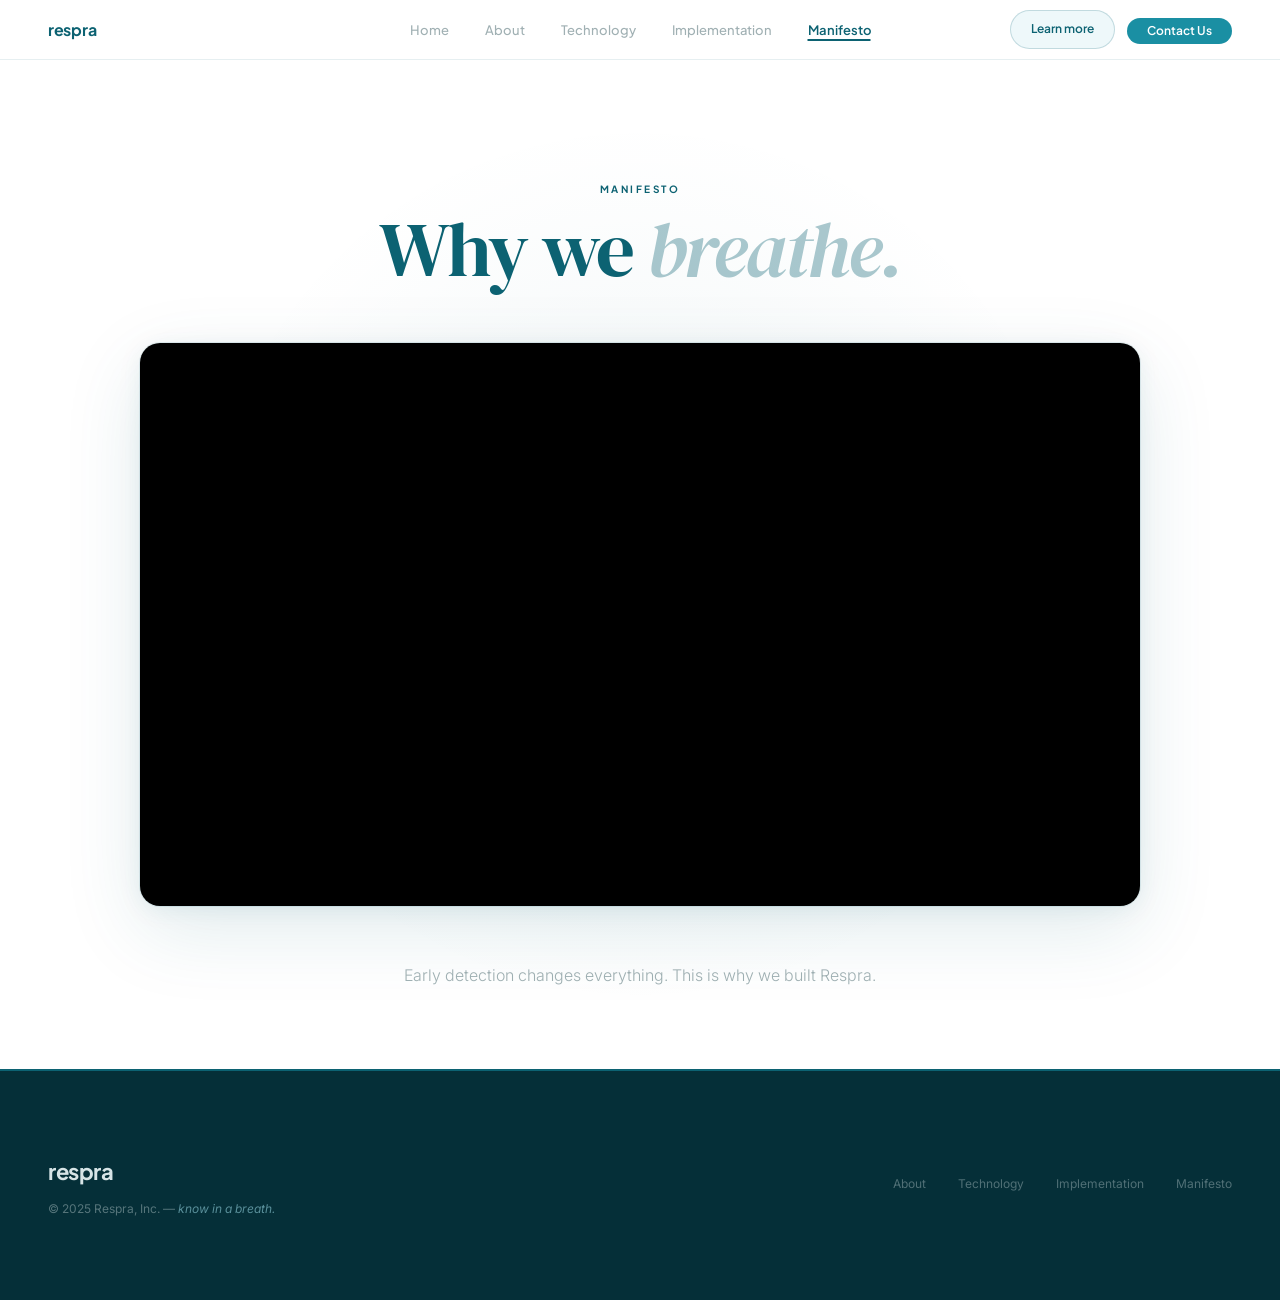
<file: manifesto.html>
<!DOCTYPE html>
<html lang="en">
<head>
  <meta charset="UTF-8" />
  <meta name="viewport" content="width=device-width, initial-scale=1.0" />
  <title>Manifesto — Respra</title>
  <link rel="stylesheet" href="shared.css" />
  <style>

    body { background: #fff; }

    /* ─── FULL-BLEED VIDEO HERO ─── */
    .manifesto-hero {
      width: 100%;
      min-height: 100svh;
      display: flex;
      flex-direction: column;
      align-items: center;
      justify-content: center;
      padding: 120px 44px 80px;
      gap: 56px;
      position: relative;
      overflow: hidden;
      background: #fff;
    }

    /* Subtle teal glow behind video */
    .manifesto-hero::before {
      content: '';
      position: absolute;
      width: 900px;
      height: 900px;
      border-radius: 50%;
      background: radial-gradient(circle, rgba(12,98,114,0.06) 0%, transparent 70%);
      top: 50%;
      left: 50%;
      transform: translate(-50%, -50%);
      pointer-events: none;
      z-index: 0;
    }

    .manifesto-label {
      position: relative;
      z-index: 1;
      text-align: center;
    }

    .manifesto-label .eyebrow {
      margin-bottom: 12px;
      opacity: 1;
    }

    .manifesto-label h1 {
      font-size: clamp(42px, 6vw, 80px);
      letter-spacing: -2.5px;
      line-height: 1.0;
      color: var(--teal);
    }

    .manifesto-label h1 em {
      font-style: italic;
      font-weight: 400;
      opacity: 0.35;
    }

    /* ─── VIDEO WRAPPER ─── */
    .video-wrap {
      position: relative;
      z-index: 1;
      width: 100%;
      max-width: 1000px;
      border-radius: 20px;
      overflow: hidden;
      box-shadow:
        0 4px 24px rgba(12,98,114,0.08),
        0 24px 80px rgba(12,98,114,0.12),
        0 0 0 1px rgba(12,98,114,0.1);
      background: #000;
      aspect-ratio: 16 / 9;
    }

    .video-wrap iframe {
      width: 100%;
      height: 100%;
      border: none;
      display: block;
    }

    /* Placeholder shown when no URL set */
    .video-placeholder {
      width: 100%;
      height: 100%;
      display: flex;
      flex-direction: column;
      align-items: center;
      justify-content: center;
      gap: 20px;
      background: linear-gradient(135deg, #052f38 0%, #0c6272 100%);
      aspect-ratio: 16 / 9;
    }

    .play-btn {
      width: 72px;
      height: 72px;
      border-radius: 50%;
      background: rgba(238,248,250,0.12);
      border: 1.5px solid rgba(238,248,250,0.25);
      display: flex;
      align-items: center;
      justify-content: center;
      cursor: pointer;
      transition: background 0.2s, transform 0.2s;
    }

    .play-btn:hover {
      background: rgba(238,248,250,0.2);
      transform: scale(1.06);
    }

    .play-btn svg {
      width: 28px;
      height: 28px;
      fill: rgba(238,248,250,0.8);
      margin-left: 4px;
    }

    .video-placeholder-text {
      font-family: var(--body);
      font-size: 13px;
      font-weight: 400;
      color: rgba(238,248,250,0.35);
      letter-spacing: 0.5px;
    }

    /* ─── CAPTION ─── */
    .manifesto-caption {
      position: relative;
      z-index: 1;
      text-align: center;
      max-width: 520px;
    }

    .manifesto-caption p {
      font-size: 16px;
      font-weight: 300;
      color: var(--ink-low);
      line-height: 1.7;
    }

    @keyframes fadeUp {
      from { opacity: 0; transform: translateY(14px); }
      to   { opacity: 1; transform: translateY(0); }
    }

  </style>
</head>
<body>

<!-- NAV -->
<nav id="main-nav">
  <a href="index.html" class="nav-logo">
    <span class="nav-wordmark">respra</span>
  </a>
  <ul class="nav-links">
    <li><a href="index.html">Home</a></li>
    <li><a href="about.html">About</a></li>
    <li><a href="technology.html">Technology</a></li>
    <li><a href="implementation.html">Implementation</a></li>
    <li><a href="manifesto.html" class="active">Manifesto</a></li>
  </ul>
  <div class="nav-right">
    <a href="about.html" class="nav-cta">Learn more</a>
    <div class="nav-contact-wrap">
      <button class="nav-contact-btn" id="contact-btn">Contact Us</button>
      <div class="nav-contact-popup" id="contact-popup">
        <a href="mailto:contact@respra.ca">contact@respra.ca</a>
      </div>
    </div>
  </div>
</nav>

<div class="page-wrap">

  <section class="manifesto-hero" data-screen-label="01 Manifesto">

    <div class="manifesto-label" style="opacity:0; animation: fadeUp 1s cubic-bezier(.16,1,.3,1) 0.1s forwards;">
      <span class="eyebrow">Manifesto</span>
      <h1>Why we <em>breathe.</em></h1>
    </div>

    <!-- Video -->
    <div class="video-wrap" style="opacity:0; animation: fadeUp 1s cubic-bezier(.16,1,.3,1) 0.28s forwards;">
      <iframe
        width="100%"
        height="100%"
        src="https://www.youtube.com/embed/5BINtppEgbo"
        title="Respra Manifesto"
        frameborder="0"
        allow="accelerometer; autoplay; clipboard-write; encrypted-media; gyroscope; picture-in-picture"
        allowfullscreen>
      </iframe>
    </div>

    <div class="manifesto-caption" style="opacity:0; animation: fadeUp 1s cubic-bezier(.16,1,.3,1) 0.44s forwards;">
      <p>Early detection changes everything. This is why we built Respra.</p>
    </div>

  </section>

  <!-- FOOTER -->
  <footer>
    <div>
      <div class="foot-brand">respra</div>
      <div style="margin-top:6px;">© 2025 Respra, Inc. — <em>know in a breath.</em></div>
    </div>
    <div class="foot-links">
      <a href="about.html">About</a>
      <a href="technology.html">Technology</a>
      <a href="implementation.html">Implementation</a>
      <a href="manifesto.html" class="active">Manifesto</a>
    </div>
  </footer>

</div>


<script>
  const nav = document.getElementById('main-nav');
  window.addEventListener('scroll', () => {
    nav.style.background = window.scrollY > 40 ? 'rgba(255,255,255,0.97)' : 'rgba(255,255,255,0.86)';
  }, { passive: true });

  const contactBtn = document.getElementById('contact-btn');
  const contactPopup = document.getElementById('contact-popup');
  if (contactBtn && contactPopup) {
    contactBtn.addEventListener('click', function(e) {
      e.stopPropagation();
      contactPopup.classList.toggle('open');
    });
    document.addEventListener('click', function() {
      contactPopup.classList.remove('open');
    });
  }
</script>

</body>
</html>
</file>
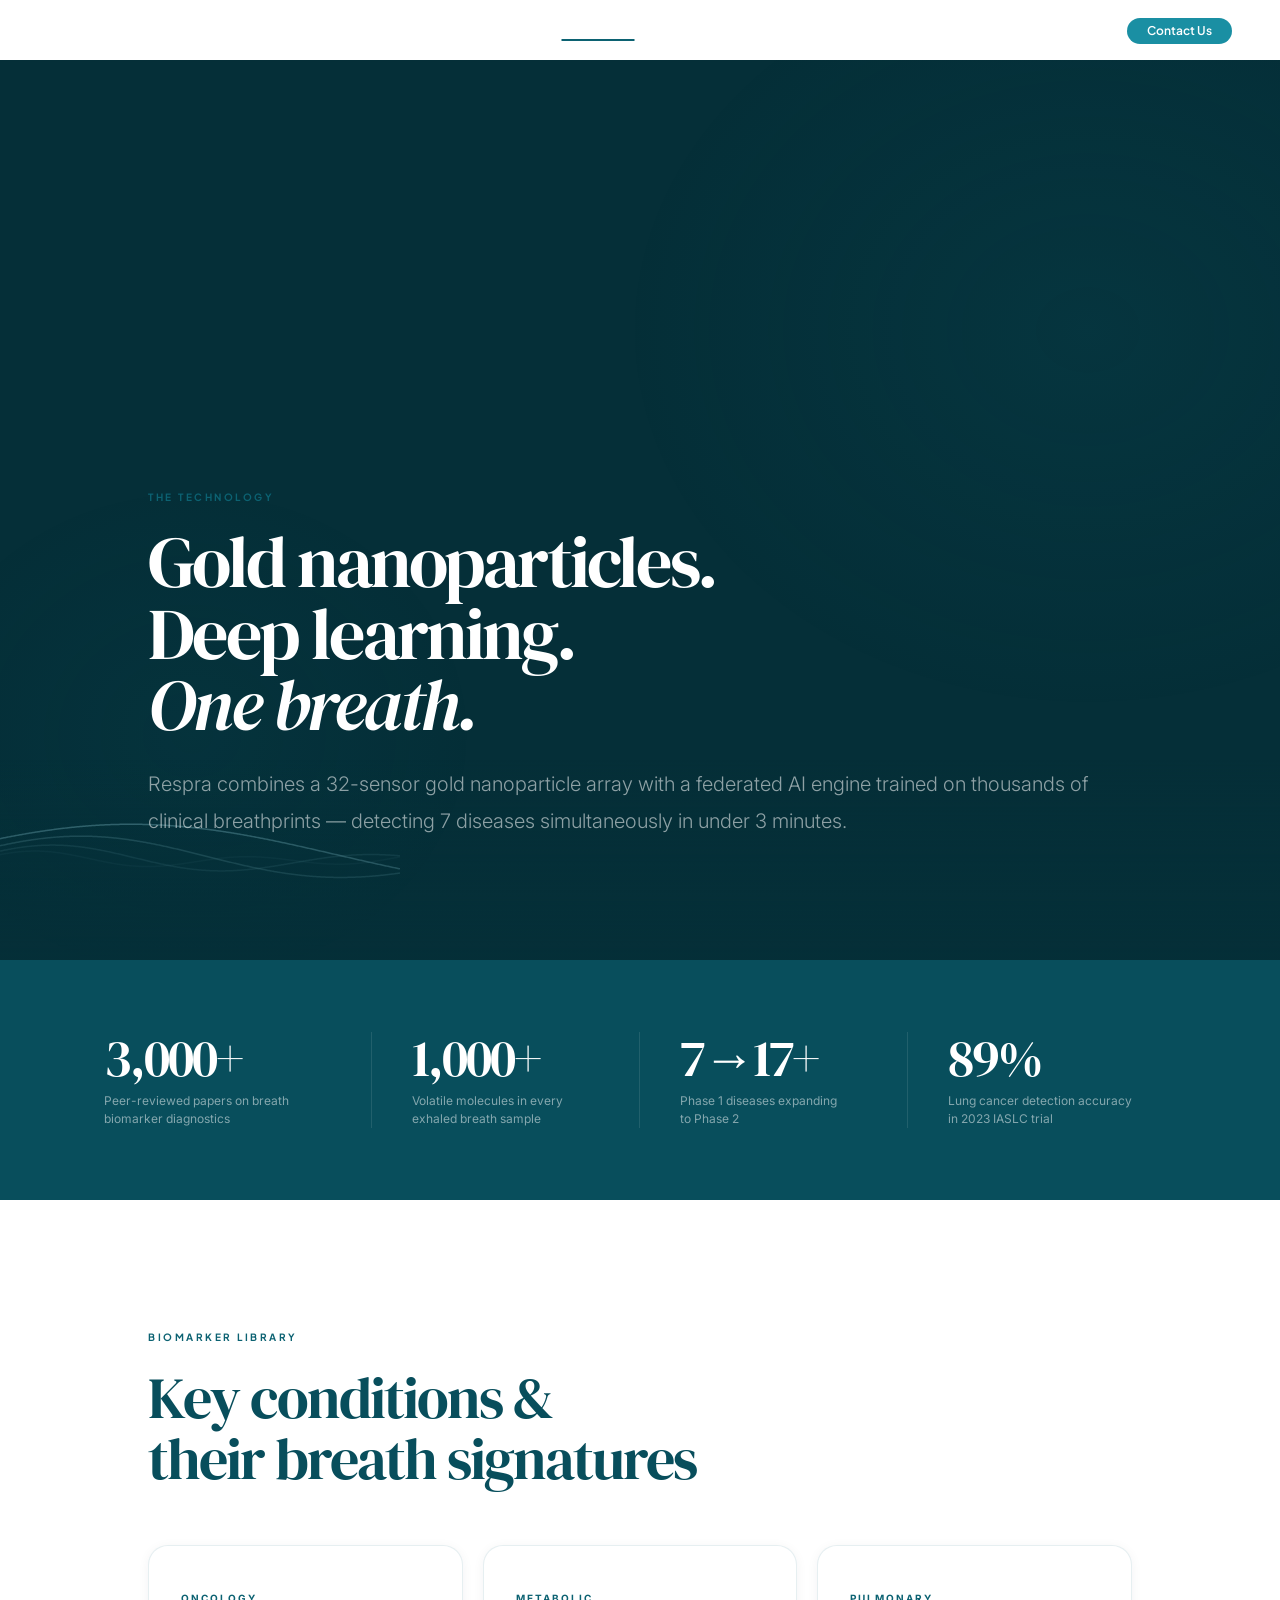
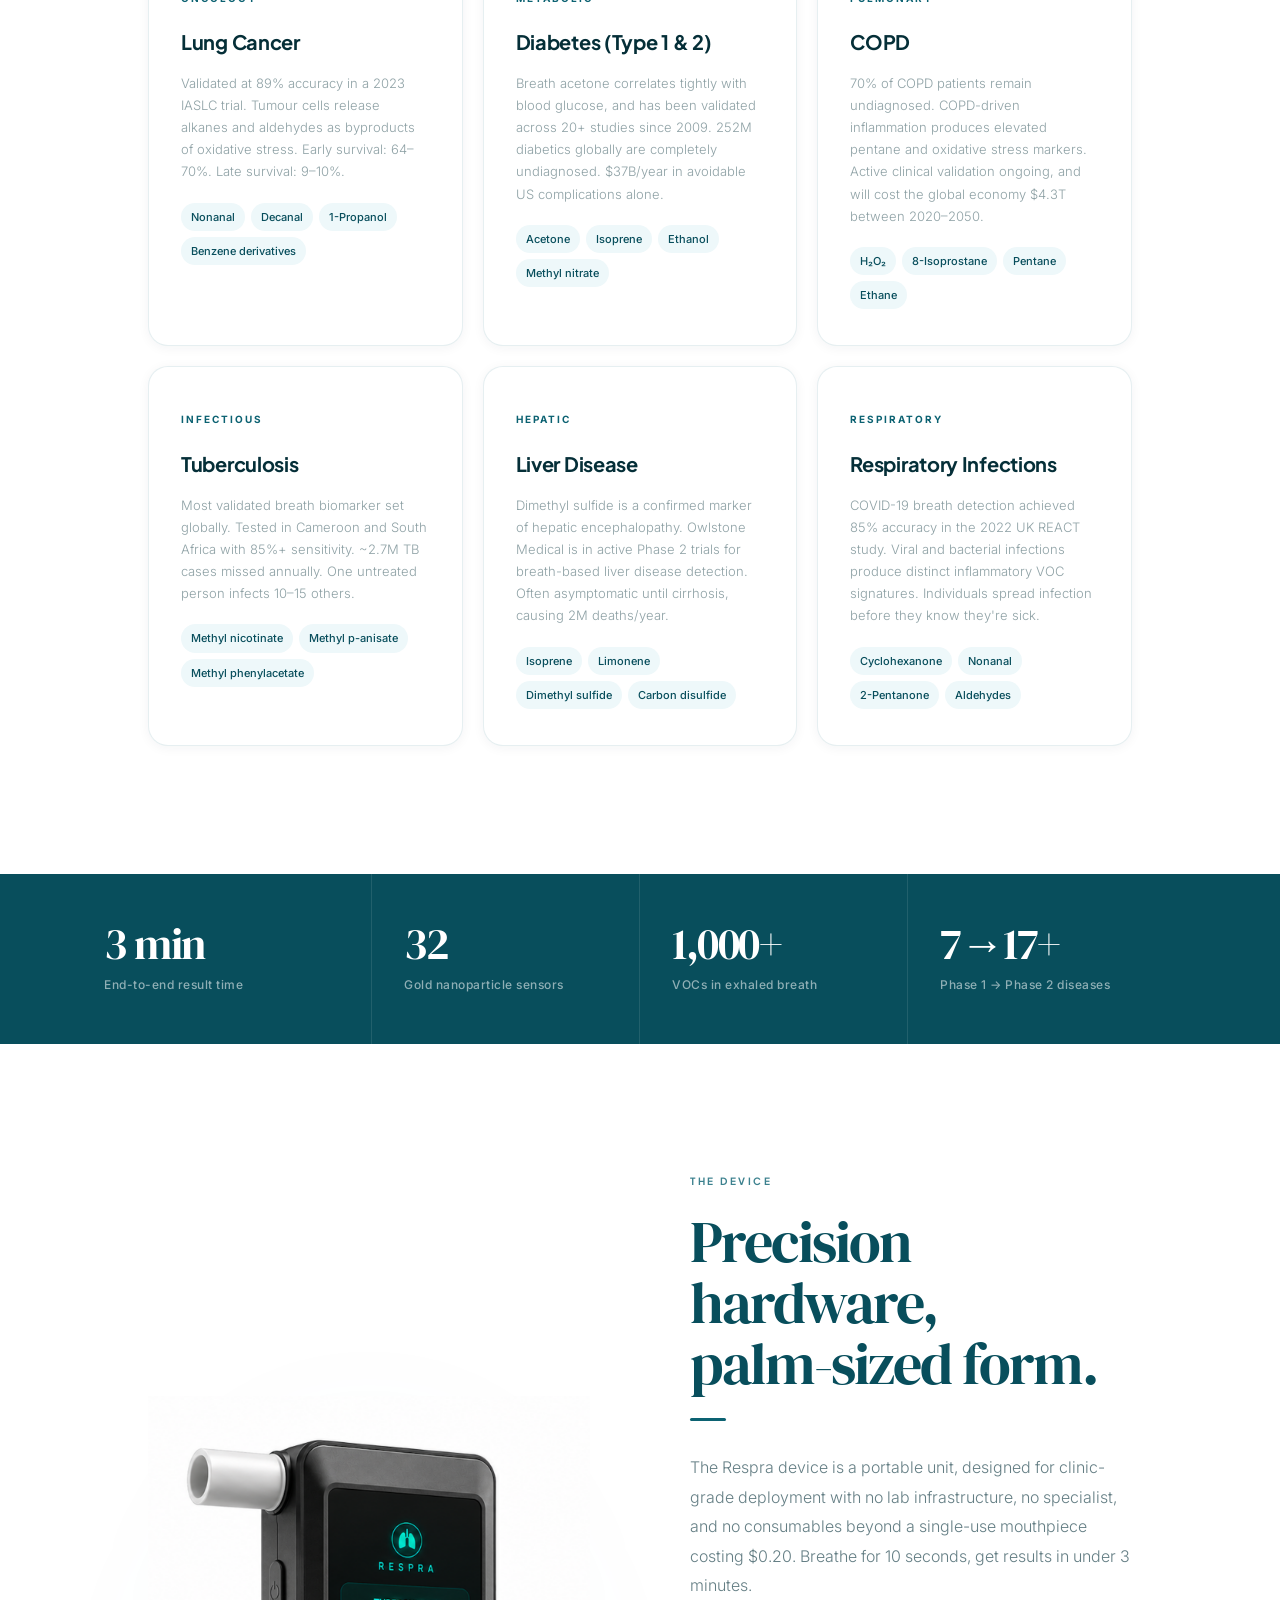
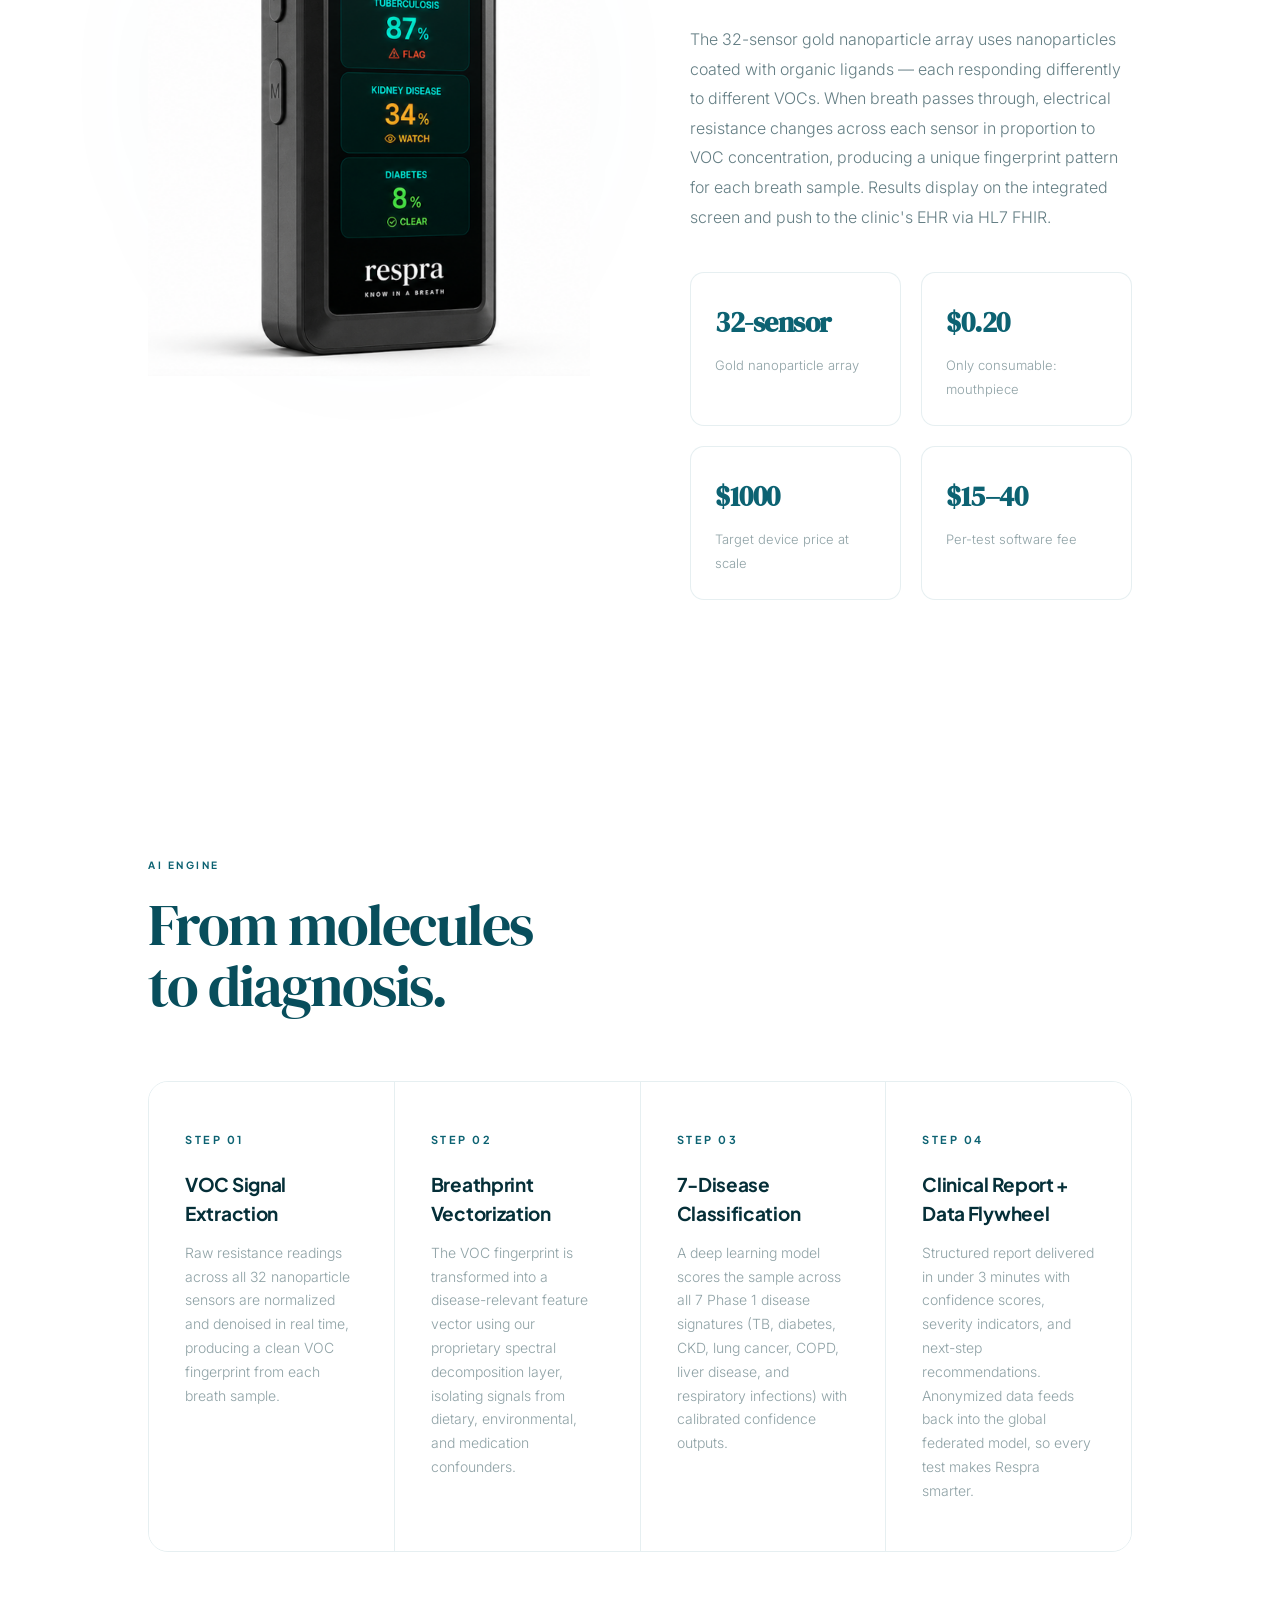
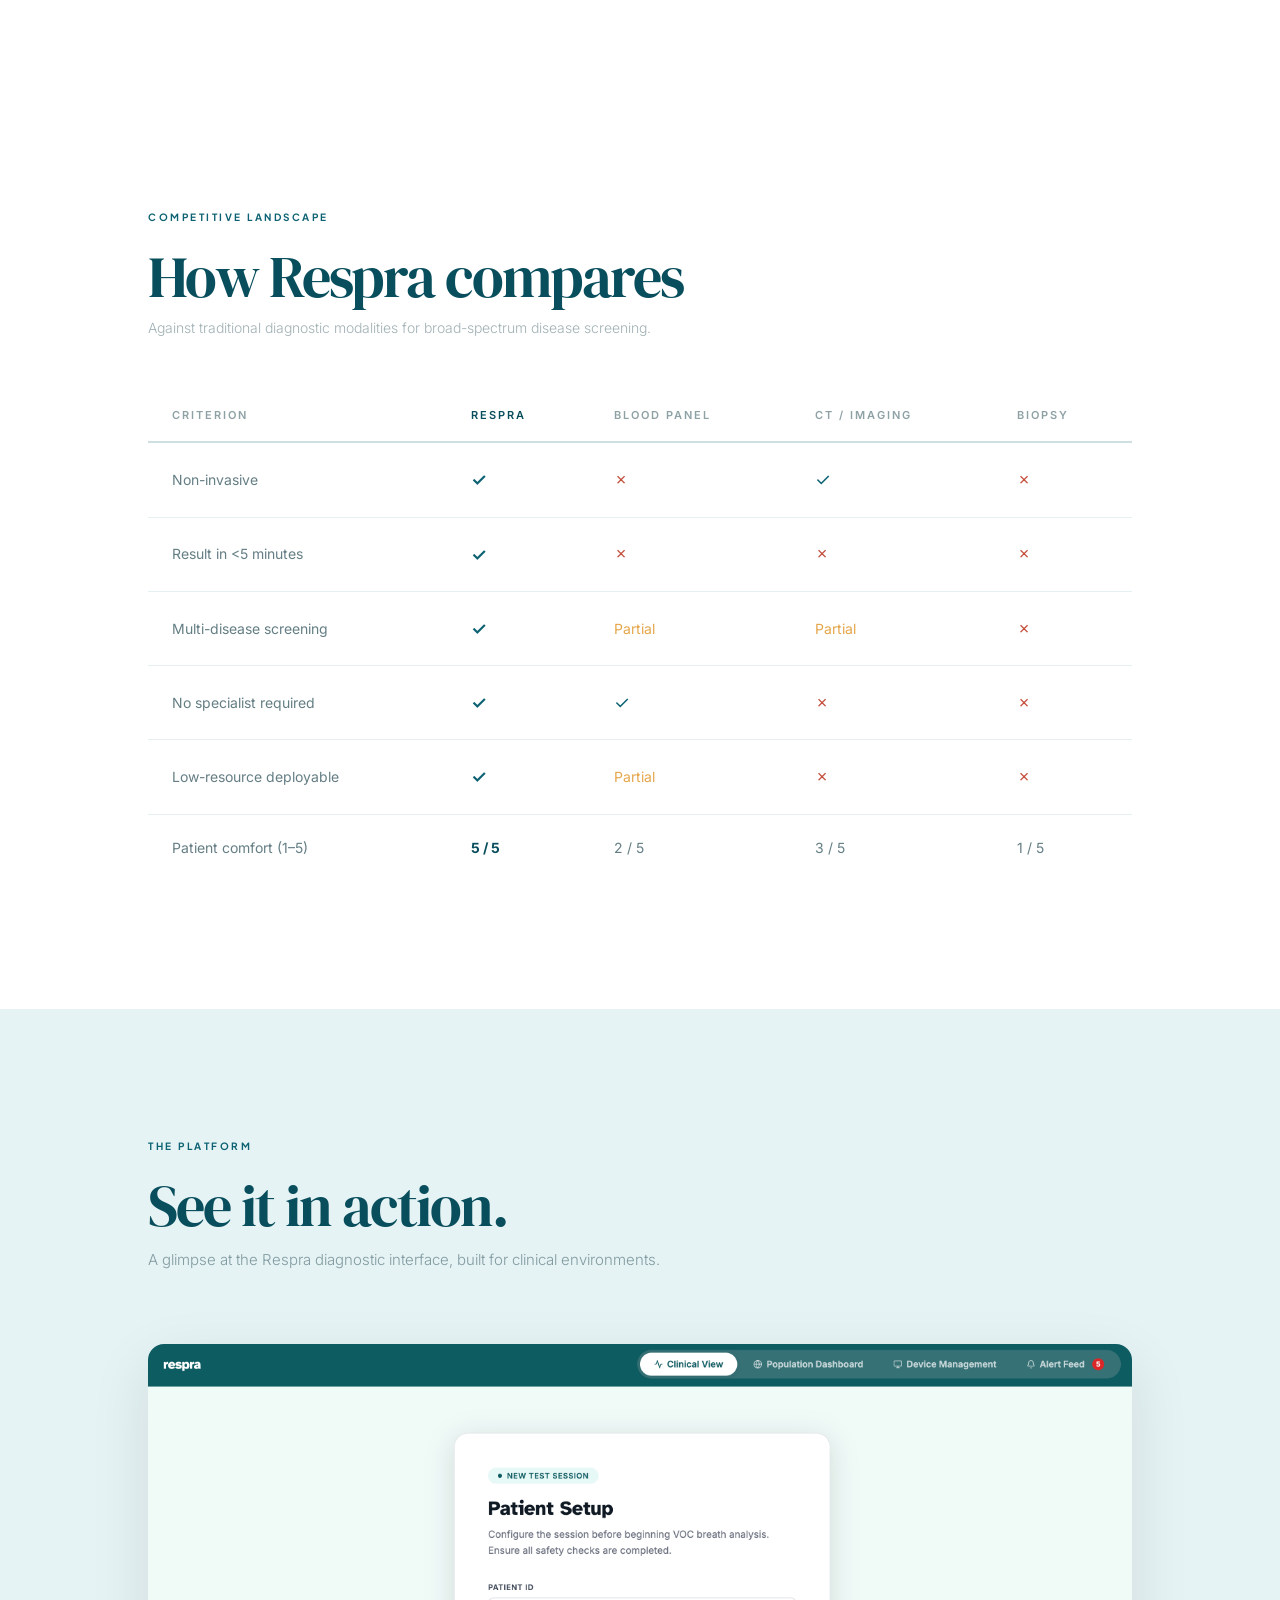
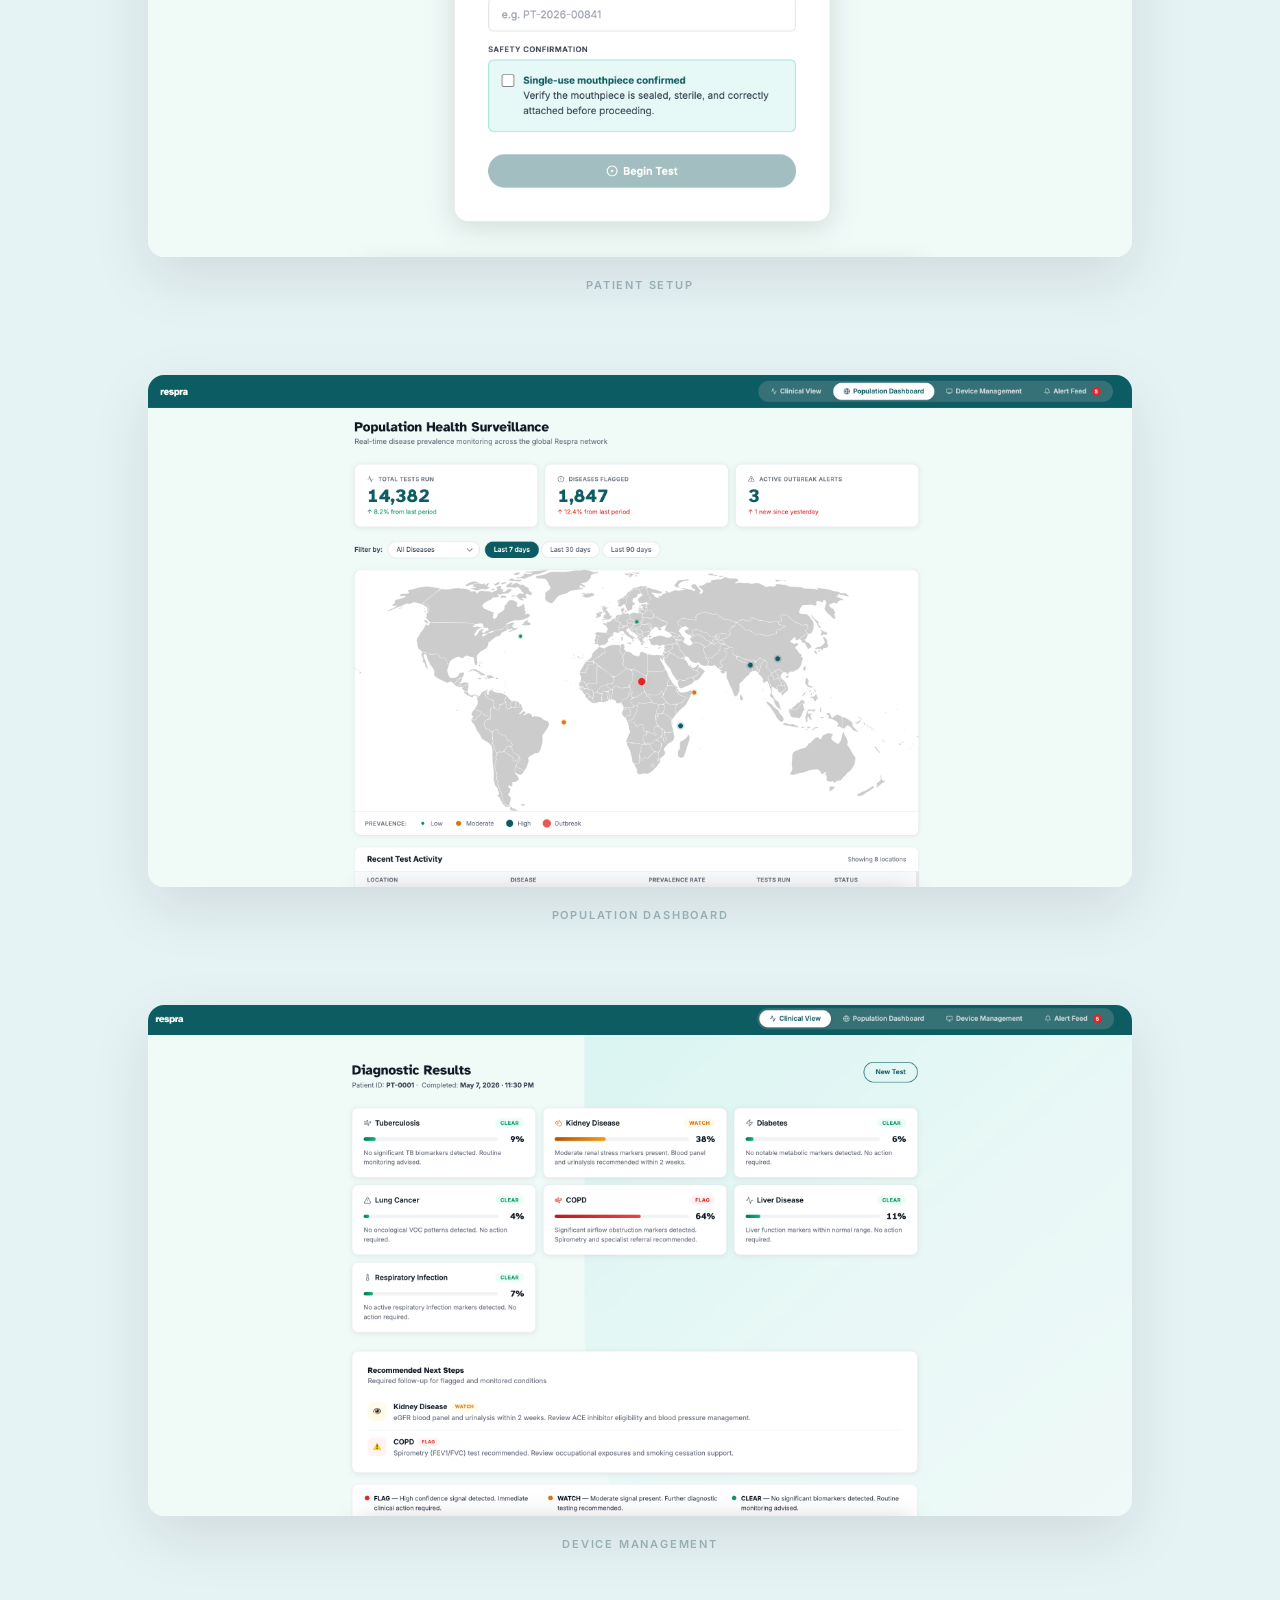
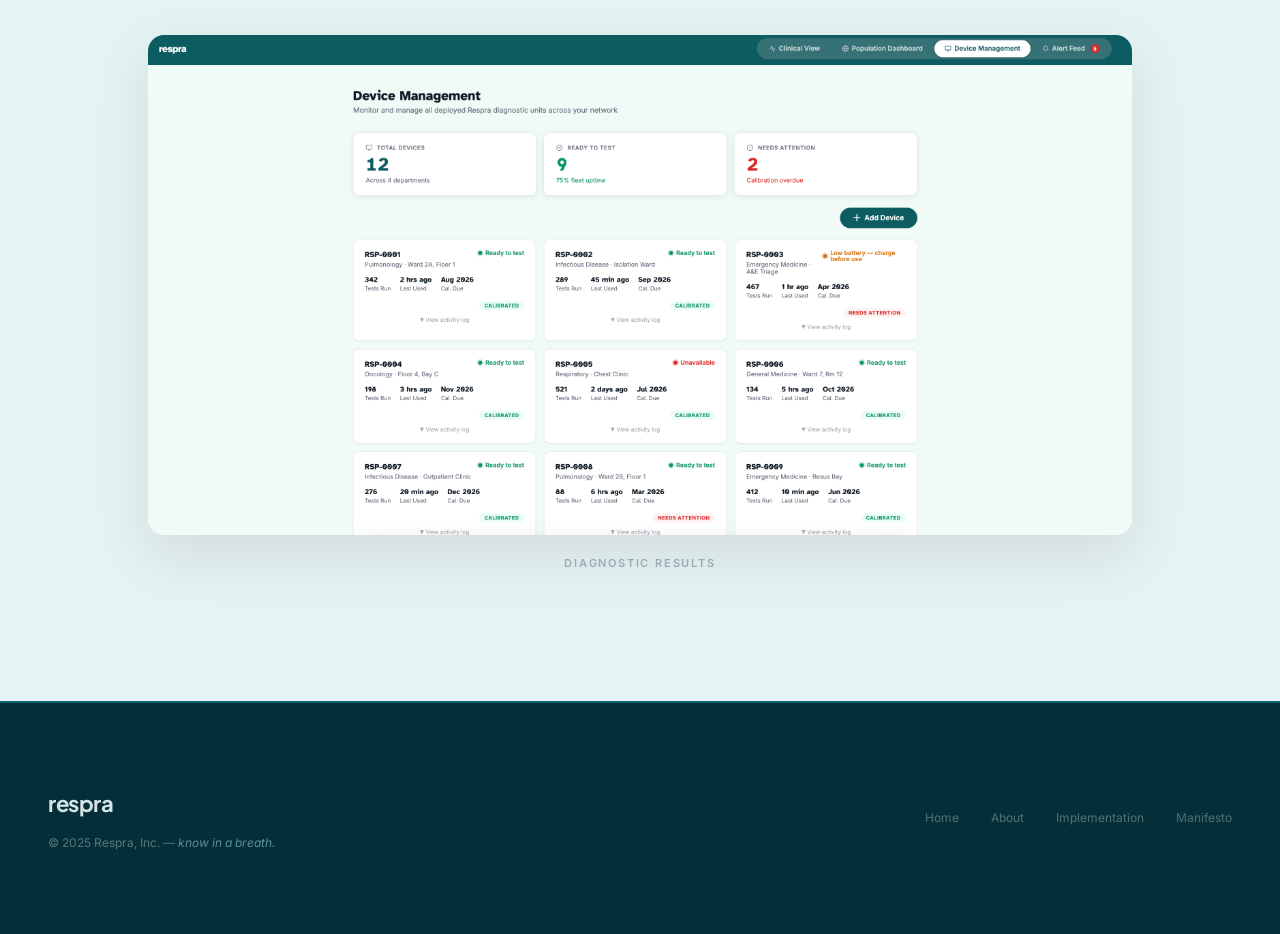
<file: technology.html>
<!DOCTYPE html>
<html lang="en">
<head>
  <meta charset="UTF-8" />
  <meta name="viewport" content="width=device-width, initial-scale=1.0" />
  <title>Technology — Respra</title>
  <link rel="stylesheet" href="shared.css" />
  <style>
    /* ── HERO ── */
    .tech-hero {
      min-height: 100vh;
      background: var(--ink);
      display: flex;
      flex-direction: column;
      justify-content: flex-end;
      padding-bottom: 120px;
      position: relative;
      overflow: hidden;
    }

    .tech-hero::after {
      content: '';
      position: absolute;
      bottom: 0; left: 0; right: 0;
      height: 200px;
      background: linear-gradient(to top, rgba(5,47,56,0.85) 0%, transparent 100%);
      pointer-events: none;
      z-index: 1;
    }

    .tech-hero-bg {
      position: absolute;
      inset: 0;
      background:
        radial-gradient(ellipse 60% 70% at 85% 30%, rgba(12,98,114,0.12) 0%, transparent 60%),
        radial-gradient(ellipse 40% 50% at 15% 75%, rgba(12,98,114,0.08) 0%, transparent 55%);
      pointer-events: none;
      will-change: transform;
    }

    /* Animated waveform lines */
    .tech-hero-wave {
      position: absolute;
      bottom: 0;
      left: 0;
      right: 0;
      height: 200px;
      pointer-events: none;
    }

    /* ── SPEC STRIP ── */
    .spec-strip {
      background: var(--green-dark);
      padding: 0;
    }

    .spec-inner {
      max-width: 1200px;
      margin: 0 auto;
      padding: 0 64px;
      display: grid;
      grid-template-columns: repeat(4, 1fr);
    }

    .spec-item {
      padding: 48px 32px 48px 0;
      border-right: 1px solid rgba(255,255,255,0.1);
    }

    .spec-item:last-child { border-right: none; }
    .spec-item:not(:first-child) { padding-left: 32px; }

    .spec-val {
      font-family: var(--heading);
      font-size: 44px;
      font-weight: 400;
      color: #fff;
      line-height: 1;
      letter-spacing: -1.5px;
      margin-bottom: 8px;
    }

    .spec-key {
      font-family: var(--body);
      font-size: 12px;
      font-weight: 500;
      color: rgba(255,255,255,0.55);
      letter-spacing: 0.5px;
    }

    /* ── HARDWARE ── */
    .hardware-section {
      background: #fff;
    }

    .hw-grid {
      display: grid;
      grid-template-columns: 1fr 1fr;
      gap: 100px;
      align-items: center;
    }

    .hw-visual {
      position: relative;
    }

    .hw-visual::before {
      content: '';
      position: absolute;
      width: 100%;
      height: 100%;
      top: 0;
      left: 0;
      background: radial-gradient(ellipse at center, rgba(12,98,114,0.15) 0%, transparent 65%);
      filter: blur(70px);
      pointer-events: none;
      z-index: 0;
    }

    .hw-device-placeholder {
      display: flex;
      flex-direction: column;
      align-items: center;
      gap: 16px;
      color: var(--muted);
    }

    .hw-device-rect {
      width: 120px;
      height: 180px;
      border: 2px solid var(--border-mid);
      border-radius: 16px;
      position: relative;
      background: linear-gradient(160deg, var(--mint) 0%, var(--bg2) 100%);
    }

    .hw-device-rect::after {
      content: '';
      position: absolute;
      top: 20px; left: 50%;
      transform: translateX(-50%);
      width: 40px; height: 4px;
      border-radius: 2px;
      background: var(--border-mid);
    }

    .hw-device-nozzle {
      width: 36px;
      height: 52px;
      border: 2px solid var(--border-mid);
      border-radius: 4px 4px 18px 18px;
      background: var(--mint-dim);
      margin-top: -8px;
    }

    .hw-label {
      font-family: var(--body);
      font-size: 11px;
      font-weight: 600;
      letter-spacing: 2px;
      text-transform: uppercase;
      color: var(--muted);
    }

    /* Rings around device */
    .hw-ring {
      position: absolute;
      border-radius: 50%;
      border: 1px solid rgba(12,98,114,0.15);
    }

    /* ── AI ENGINE ── */
    .ai-section {
      background: var(--bg);
    }

    .ai-pipeline {
      display: flex;
      align-items: stretch;
      gap: 0;
      margin-top: 64px;
      border: 1px solid var(--border);
      border-radius: 20px;
      overflow: hidden;
    }

    .ai-step {
      flex: 1;
      padding: 48px 36px;
      border-right: 1px solid var(--border);
      background: #fff;
      transition: background 0.3s ease, box-shadow 0.3s ease;
    }

    .ai-step:last-child { border-right: none; }
    .ai-step:hover { background: var(--bg2); box-shadow: inset 0 -3px 0 var(--green); }

    .ai-step-num {
      font-family: var(--subhead);
      font-size: 11px;
      font-weight: 700;
      letter-spacing: 2.5px;
      text-transform: uppercase;
      color: var(--teal);
      margin-bottom: 20px;
    }

    .ai-step h4 {
      font-family: var(--subhead);
      font-size: 19px;
      font-weight: 700;
      color: var(--ink);
      margin-bottom: 12px;
      letter-spacing: -0.3px;
    }

    .ai-step p {
      font-size: 14px;
      color: var(--muted);
      line-height: 1.7;
      font-weight: 300;
    }

    /* ── DIFFERENTIATION ── */
    .diff-section {
      background: #fff;
    }

    .diff-table {
      width: 100%;
      border-collapse: collapse;
      margin-top: 48px;
      font-family: var(--body);
    }

    .diff-table th {
      text-align: left;
      font-size: 11px;
      font-weight: 600;
      letter-spacing: 2px;
      text-transform: uppercase;
      color: var(--muted);
      padding: 16px 24px;
      border-bottom: 2px solid var(--border-mid);
    }

    .diff-table td {
      padding: 20px 24px;
      border-bottom: 1px solid var(--border);
      font-size: 14px;
      color: var(--ink-mid);
      vertical-align: middle;
    }

    .diff-table tr:last-child td { border-bottom: none; }

    .diff-table tr:hover td { background: var(--bg); }

    .diff-table .col-respra {
      font-weight: 600;
      color: var(--green-dark);
    }

    .check { color: var(--green); font-size: 18px; }
    .cross { color: #c5523f; font-size: 16px; }
    .partial { color: #e5a64a; font-size: 14px; }

    @media (max-width: 900px) {
      .spec-inner { grid-template-columns: 1fr 1fr; }
      .hw-grid { grid-template-columns: 1fr; }
      .ai-pipeline { flex-direction: column; }
      .ai-step { border-right: none; border-bottom: 1px solid var(--border); }
      .voc-grid { grid-template-columns: 1fr; }
      .science-inner { grid-template-columns: 1fr 1fr; }
      .disease-grid { grid-template-columns: 1fr 1fr; }
      .method-grid { grid-template-columns: 1fr; }
      .ref-item { grid-template-columns: 40px 1fr; }
    }

    /* ── SCIENCE NUMBERS (from research) ── */
    .science-band {
      background: var(--green-dark);
      padding: 72px 0;
    }

    .science-inner {
      max-width: 1200px;
      margin: 0 auto;
      padding: 0 64px;
      display: grid;
      grid-template-columns: repeat(4, 1fr);
      gap: 0;
    }

    .sci-item {
      padding: 0 40px 0 0;
      border-right: 1px solid rgba(255,255,255,0.1);
    }

    .sci-item:not(:first-child) { padding-left: 40px; }
    .sci-item:last-child { border-right: none; }

    .sci-val {
      font-family: var(--heading);
      font-size: 52px;
      font-weight: 400;
      color: #fff;
      line-height: 1;
      letter-spacing: -2px;
      margin-bottom: 8px;
    }

    .sci-key {
      font-size: 12px;
      font-weight: 400;
      color: rgba(255,255,255,0.5);
      line-height: 1.5;
    }

    /* ── DISEASE CARDS (from research) ── */
    .disease-section {
      background: var(--bg);
    }

    .disease-grid {
      display: grid;
      grid-template-columns: repeat(3, 1fr);
      gap: 20px;
      margin-top: 56px;
    }

    .disease-card {
      background: #fff;
      border-radius: 20px;
      padding: 36px 32px;
      border: 1px solid var(--border);
      box-shadow: 0 2px 12px rgba(5,47,56,0.05);
      transition: transform 0.3s ease, box-shadow 0.3s ease, border-color 0.3s ease;
      cursor: default;
    }

    .disease-card:hover {
      transform: translateY(-7px);
      box-shadow: 0 20px 56px rgba(12,98,114,0.13);
      border-color: var(--teal);
    }

    .disease-tag {
      display: inline-block;
      font-size: 10px;
      font-weight: 700;
      letter-spacing: 2px;
      text-transform: uppercase;
      color: var(--green);
      margin-bottom: 16px;
    }

    .disease-name {
      font-family: var(--subhead);
      font-size: 20px;
      font-weight: 700;
      color: var(--ink);
      margin-bottom: 12px;
      letter-spacing: -0.3px;
    }

    .disease-desc {
      font-size: 13px;
      color: var(--muted);
      line-height: 1.7;
      font-weight: 300;
      margin-bottom: 20px;
    }

    .disease-markers {
      display: flex;
      flex-wrap: wrap;
      gap: 6px;
    }

    .marker-chip {
      font-size: 11px;
      font-weight: 500;
      color: var(--green-dark);
      background: var(--mint);
      padding: 4px 10px;
      border-radius: 100px;
    }

    /* ── PLATFORM SHOWCASE ── */
    .platform-section {
      background: var(--bg-3);
      padding: 128px 0;
    }

    .platform-sub {
      font-size: 15px;
      font-weight: 300;
      color: var(--muted);
      margin-top: 12px;
      line-height: 1.6;
    }

    .platform-stack {
      display: flex;
      flex-direction: column;
      gap: 80px;
      margin-top: 72px;
    }

    .showcase-item {
      max-width: 1100px;
      margin: 0 auto;
      width: 100%;
    }

    .showcase-frame {
      border-radius: 16px;
      box-shadow: 0 20px 60px rgba(0,0,0,0.10);
      overflow: hidden;
      background: var(--bg-2);
      line-height: 0;
    }

    .showcase-frame img {
      width: 100%;
      display: block;
      border-radius: 0;
    }

    .showcase-caption {
      margin-top: 18px;
      font-family: var(--body);
      font-size: 11px;
      font-weight: 600;
      letter-spacing: 1.8px;
      text-transform: uppercase;
      color: var(--muted);
      text-align: center;
      opacity: 0.7;
    }

    .tech-hero h1 { font-size: clamp(50px, 5.6vw, 86px); }

  </style>
</head>
<body>

<nav class="hero-transparent">
  <a href="index.html" class="nav-logo">
    <span class="nav-wordmark">respra</span>
  </a>
  <ul class="nav-links">
    <li><a href="index.html">Home</a></li>
    <li><a href="about.html">About</a></li>
    <li><a href="technology.html" class="active">Technology</a></li>
    <li><a href="implementation.html">Implementation</a></li>
    <li><a href="manifesto.html">Manifesto</a></li>
  </ul>
  <div class="nav-right">
    <div class="nav-contact-wrap">
      <button class="nav-contact-btn" id="contact-btn">Contact Us</button>
      <div class="nav-contact-popup" id="contact-popup">
        <a href="mailto:contact@respra.ca">contact@respra.ca</a>
      </div>
    </div>
  </div>
</nav>

<div class="page-wrap">

  <!-- HERO -->
  <section class="tech-hero">
    <div class="tech-hero-bg" id="tech-hero-bg"></div>
    <canvas class="tech-hero-wave" id="wave-canvas"></canvas>
    <div class="section-inner" style="position:relative;z-index:2;">
      <span class="eyebrow fade-up">The Technology</span>
      <h1 class="fade-up" style="color:#fff;transition-delay:.08s;max-width:720px;">Gold nanoparticles.<br/>Deep learning.<br/><em>One breath.</em></h1>
      <p class="lead fade-up" style="color:rgba(255,255,255,0.55);margin-top:24px;transition-delay:.18s;">Respra combines a 32-sensor gold nanoparticle array with a federated AI engine trained on thousands of clinical breathprints — detecting 7 diseases simultaneously in under 3 minutes.</p>
    </div>
  </section>

  <!-- SCIENCE STATS BAND -->
  <div class="science-band">
    <div class="science-inner">
      <div class="sci-item fade-up">
        <div class="sci-val">3,000+</div>
        <div class="sci-key">Peer-reviewed papers on breath<br/>biomarker diagnostics</div>
      </div>
      <div class="sci-item fade-up" style="transition-delay:.06s;">
        <div class="sci-val">1,000+</div>
        <div class="sci-key">Volatile molecules in every<br/>exhaled breath sample</div>
      </div>
      <div class="sci-item fade-up" style="transition-delay:.12s;">
        <div class="sci-val">7→17+</div>
        <div class="sci-key">Phase 1 diseases expanding<br/>to Phase 2</div>
      </div>
      <div class="sci-item fade-up" style="transition-delay:.18s;">
        <div class="sci-val">89%</div>
        <div class="sci-key">Lung cancer detection accuracy<br/>in 2023 IASLC trial</div>
      </div>
    </div>
  </div>

  <!-- BIOMARKER LIBRARY -->
  <section class="disease-section">
    <div class="section-inner">
      <span class="eyebrow fade-up">Biomarker Library</span>
      <h2 class="fade-up" style="transition-delay:.08s;max-width:560px;">Key conditions &amp;<br/>their breath signatures</h2>
      <div class="disease-grid">
        <div class="disease-card fade-up" style="transition-delay:.06s;">
          <div class="disease-tag">Oncology</div>
          <div class="disease-name">Lung Cancer</div>
          <p class="disease-desc">Validated at 89% accuracy in a 2023 IASLC trial. Tumour cells release alkanes and aldehydes as byproducts of oxidative stress. Early survival: 64–70%. Late survival: 9–10%.</p>
          <div class="disease-markers">
            <span class="marker-chip">Nonanal</span>
            <span class="marker-chip">Decanal</span>
            <span class="marker-chip">1-Propanol</span>
            <span class="marker-chip">Benzene derivatives</span>
          </div>
        </div>
        <div class="disease-card fade-up" style="transition-delay:.1s;">
          <div class="disease-tag">Metabolic</div>
          <div class="disease-name">Diabetes (Type 1 &amp; 2)</div>
          <p class="disease-desc">Breath acetone correlates tightly with blood glucose, and has been validated across 20+ studies since 2009. 252M diabetics globally are completely undiagnosed. $37B/year in avoidable US complications alone.</p>
          <div class="disease-markers">
            <span class="marker-chip">Acetone</span>
            <span class="marker-chip">Isoprene</span>
            <span class="marker-chip">Ethanol</span>
            <span class="marker-chip">Methyl nitrate</span>
          </div>
        </div>
        <div class="disease-card fade-up" style="transition-delay:.14s;">
          <div class="disease-tag">Pulmonary</div>
          <div class="disease-name">COPD</div>
          <p class="disease-desc">70% of COPD patients remain undiagnosed. COPD-driven inflammation produces elevated pentane and oxidative stress markers. Active clinical validation ongoing, and will cost the global economy $4.3T between 2020–2050.</p>
          <div class="disease-markers">
            <span class="marker-chip">H₂O₂</span>
            <span class="marker-chip">8-Isoprostane</span>
            <span class="marker-chip">Pentane</span>
            <span class="marker-chip">Ethane</span>
          </div>
        </div>
        <div class="disease-card fade-up" style="transition-delay:.08s;">
          <div class="disease-tag">Infectious</div>
          <div class="disease-name">Tuberculosis</div>
          <p class="disease-desc">Most validated breath biomarker set globally. Tested in Cameroon and South Africa with 85%+ sensitivity. ~2.7M TB cases missed annually. One untreated person infects 10–15 others.</p>
          <div class="disease-markers">
            <span class="marker-chip">Methyl nicotinate</span>
            <span class="marker-chip">Methyl p-anisate</span>
            <span class="marker-chip">Methyl phenylacetate</span>
          </div>
        </div>
        <div class="disease-card fade-up" style="transition-delay:.12s;">
          <div class="disease-tag">Hepatic</div>
          <div class="disease-name">Liver Disease</div>
          <p class="disease-desc">Dimethyl sulfide is a confirmed marker of hepatic encephalopathy. Owlstone Medical is in active Phase 2 trials for breath-based liver disease detection. Often asymptomatic until cirrhosis, causing 2M deaths/year.</p>
          <div class="disease-markers">
            <span class="marker-chip">Isoprene</span>
            <span class="marker-chip">Limonene</span>
            <span class="marker-chip">Dimethyl sulfide</span>
            <span class="marker-chip">Carbon disulfide</span>
          </div>
        </div>
        <div class="disease-card fade-up" style="transition-delay:.16s;">
          <div class="disease-tag">Respiratory</div>
          <div class="disease-name">Respiratory Infections</div>
          <p class="disease-desc">COVID-19 breath detection achieved 85% accuracy in the 2022 UK REACT study. Viral and bacterial infections produce distinct inflammatory VOC signatures. Individuals spread infection before they know they're sick.</p>
          <div class="disease-markers">
            <span class="marker-chip">Cyclohexanone</span>
            <span class="marker-chip">Nonanal</span>
            <span class="marker-chip">2-Pentanone</span>
            <span class="marker-chip">Aldehydes</span>
          </div>
        </div>
      </div>
    </div>
  </section>

  <!-- SPEC STRIP -->
  <div class="spec-strip">
    <div class="spec-inner">
      <div class="spec-item fade-up">
        <div class="spec-val">3 min</div>
        <div class="spec-key">End-to-end result time</div>
      </div>
      <div class="spec-item fade-up" style="transition-delay:.06s;">
        <div class="spec-val">32</div>
        <div class="spec-key">Gold nanoparticle sensors</div>
      </div>
      <div class="spec-item fade-up" style="transition-delay:.12s;">
        <div class="spec-val">1,000+</div>
        <div class="spec-key">VOCs in exhaled breath</div>
      </div>
      <div class="spec-item fade-up" style="transition-delay:.18s;">
        <div class="spec-val">7→17+</div>
        <div class="spec-key">Phase 1 → Phase 2 diseases</div>
      </div>
    </div>
  </div>

  <!-- HARDWARE -->
  <section class="hardware-section">
    <div class="section-inner">
      <div class="hw-grid">
        <div class="hw-visual fade-up">
          <img src="respra-tech-image.png" alt="Respra diagnostic device." style="width:100%;height:580px;object-fit:cover;display:block;position:relative;z-index:1;" />
        </div>
        <div class="fade-up" style="transition-delay:.1s;">
          <span class="eyebrow">The Device</span>
          <h2 style="margin-bottom:24px;">Precision hardware,<br/>palm-sized form.</h2>
          <div class="rule-green"></div>
          <p class="body-text" style="font-size:16px;color:var(--ink-mid);margin-bottom:24px;">The Respra device is a portable unit, designed for clinic-grade deployment with no lab infrastructure, no specialist, and no consumables beyond a single-use mouthpiece costing $0.20. Breathe for 10 seconds, get results in under 3 minutes.</p>
          <p class="body-text" style="font-size:16px;color:var(--ink-mid);margin-bottom:40px;">The 32-sensor gold nanoparticle array uses nanoparticles coated with organic ligands — each responding differently to different VOCs. When breath passes through, electrical resistance changes across each sensor in proportion to VOC concentration, producing a unique fingerprint pattern for each breath sample. Results display on the integrated screen and push to the clinic's EHR via HL7 FHIR.</p>
          <div style="display:grid;grid-template-columns:1fr 1fr;gap:20px;">
            <div style="padding:24px;background:var(--bg);border-radius:14px;border:1px solid var(--border);">
              <div style="font-family:var(--heading);font-size:28px;font-weight:700;color:rgb(12, 98, 114);letter-spacing:-0.5px;margin-bottom:4px;">32-sensor</div>
              <div style="font-size:13px;color:var(--muted);font-weight:300;">Gold nanoparticle array</div>
            </div>
            <div style="padding:24px;background:var(--bg);border-radius:14px;border:1px solid var(--border);">
              <div style="font-family:var(--heading);font-size:28px;font-weight:700;color:rgb(12, 98, 114);letter-spacing:-0.5px;margin-bottom:4px;">$0.20</div>
              <div style="font-size:13px;color:var(--muted);font-weight:300;">Only consumable: mouthpiece</div>
            </div>
            <div style="padding:24px;background:var(--bg);border-radius:14px;border:1px solid var(--border);">
              <div style="font-family:var(--heading);font-size:28px;font-weight:700;color:rgb(12, 98, 114);letter-spacing:-0.5px;margin-bottom:4px;">$1000</div>
              <div style="font-size:13px;color:var(--muted);font-weight:300;">Target device price at scale</div>
            </div>
            <div style="padding:24px;background:var(--bg);border-radius:14px;border:1px solid var(--border);">
              <div style="font-family:var(--heading);font-size:28px;font-weight:700;color:rgb(12, 98, 114);letter-spacing:-0.5px;margin-bottom:4px;">$15–40</div>
              <div style="font-size:13px;color:var(--muted);font-weight:300;">Per-test software fee</div>
            </div>
          </div>
        </div>
      </div>
    </div>
  </section>

  <!-- AI PIPELINE -->
  <section class="ai-section">
    <div class="section-inner">
      <span class="eyebrow fade-up">AI Engine</span>
      <h2 class="fade-up" style="transition-delay:.08s;max-width:560px;">From molecules<br/>to diagnosis.</h2>
      <div class="ai-pipeline fade-up" style="transition-delay:.16s;">
        <div class="ai-step">
          <div class="ai-step-num">Step 01</div>
          <h4>VOC Signal Extraction</h4>
          <p>Raw resistance readings across all 32 nanoparticle sensors are normalized and denoised in real time, producing a clean VOC fingerprint from each breath sample.</p>
        </div>
        <div class="ai-step">
          <div class="ai-step-num">Step 02</div>
          <h4>Breathprint Vectorization</h4>
          <p>The VOC fingerprint is transformed into a disease-relevant feature vector using our proprietary spectral decomposition layer, isolating signals from dietary, environmental, and medication confounders.</p>
        </div>
        <div class="ai-step">
          <div class="ai-step-num">Step 03</div>
          <h4>7-Disease Classification</h4>
          <p>A deep learning model scores the sample across all 7 Phase 1 disease signatures (TB, diabetes, CKD, lung cancer, COPD, liver disease, and respiratory infections) with calibrated confidence outputs.</p>
        </div>
        <div class="ai-step">
          <div class="ai-step-num">Step 04</div>
          <h4>Clinical Report + Data Flywheel</h4>
          <p>Structured report delivered in under 3 minutes with confidence scores, severity indicators, and next-step recommendations. Anonymized data feeds back into the global federated model, so every test makes Respra smarter.</p>
        </div>
      </div>
    </div>
  </section>

  <!-- COMPARISON TABLE -->
  <section class="diff-section">
    <div class="section-inner">
      <span class="eyebrow fade-up">Competitive Landscape</span>
      <h2 class="fade-up" style="transition-delay:.08s;margin-bottom:8px;">How Respra compares</h2>
      <p class="body-text fade-up" style="transition-delay:.14s;">Against traditional diagnostic modalities for broad-spectrum disease screening.</p>
      <table class="diff-table fade-up" style="transition-delay:.2s;">
        <thead>
          <tr>
            <th>Criterion</th>
            <th class="col-respra">Respra</th>
            <th>Blood Panel</th>
            <th>CT / Imaging</th>
            <th>Biopsy</th>
          </tr>
        </thead>
        <tbody>
          <tr>
            <td>Non-invasive</td>
            <td class="col-respra"><span class="check">✓</span></td>
            <td><span class="cross">✗</span></td>
            <td><span class="check">✓</span></td>
            <td><span class="cross">✗</span></td>
          </tr>
          <tr>
            <td>Result in &lt;5 minutes</td>
            <td class="col-respra"><span class="check">✓</span></td>
            <td><span class="cross">✗</span></td>
            <td><span class="cross">✗</span></td>
            <td><span class="cross">✗</span></td>
          </tr>
          <tr>
            <td>Multi-disease screening</td>
            <td class="col-respra"><span class="check">✓</span></td>
            <td><span class="partial">Partial</span></td>
            <td><span class="partial">Partial</span></td>
            <td><span class="cross">✗</span></td>
          </tr>
          <tr>
            <td>No specialist required</td>
            <td class="col-respra"><span class="check">✓</span></td>
            <td><span class="check">✓</span></td>
            <td><span class="cross">✗</span></td>
            <td><span class="cross">✗</span></td>
          </tr>
          <tr>
            <td>Low-resource deployable</td>
            <td class="col-respra"><span class="check">✓</span></td>
            <td><span class="partial">Partial</span></td>
            <td><span class="cross">✗</span></td>
            <td><span class="cross">✗</span></td>
          </tr>
          <tr>
            <td>Patient comfort (1–5)</td>
            <td class="col-respra" style="font-weight:700;">5 / 5</td>
            <td>2 / 5</td>
            <td>3 / 5</td>
            <td>1 / 5</td>
          </tr>
        </tbody>
      </table>
    </div>
  </section>

  <!-- PLATFORM SHOWCASE -->
  <section class="platform-section">
    <div class="section-inner">
      <span class="eyebrow fade-up">The Platform</span>
      <h2 class="fade-up" style="transition-delay:.08s;">See it in action.</h2>
      <p class="platform-sub fade-up" style="transition-delay:.14s;">A glimpse at the Respra diagnostic interface, built for clinical environments.</p>

      <div class="platform-stack">
        <div class="showcase-item fade-up" style="transition-delay:.06s;">
          <div class="showcase-frame">
            <img src="dashboard-1.png" alt="Patient Setup interface" />
          </div>
          <div class="showcase-caption">Patient Setup</div>
        </div>

        <div class="showcase-item fade-up" style="transition-delay:.1s;">
          <div class="showcase-frame">
            <img src="dashboard-3.png" alt="Population Dashboard interface" />
          </div>
          <div class="showcase-caption">Population Dashboard</div>
        </div>

        <div class="showcase-item fade-up" style="transition-delay:.14s;">
          <div class="showcase-frame">
            <img src="dashboard-2.png" alt="Device Management interface" />
          </div>
          <div class="showcase-caption">Device Management</div>
        </div>

        <div class="showcase-item fade-up" style="transition-delay:.18s;">
          <div class="showcase-frame">
            <img src="dashboard-4.png" alt="Diagnostic Results interface" />
          </div>
          <div class="showcase-caption">Diagnostic Results</div>
        </div>
      </div>
    </div>
  </section>

  <!-- FOOTER -->
  <footer>
    <div>
      <div class="foot-brand">respra</div>
      <div style="margin-top:8px;">© 2025 Respra, Inc. — <em>know in a breath.</em></div>
    </div>
    <div class="foot-links">
      <a href="index.html">Home</a>
      <a href="about.html">About</a>
      <a href="implementation.html">Implementation</a>
      <a href="manifesto.html">Manifesto</a>
    </div>
  </footer>

</div>

<script>
  const io = new IntersectionObserver((entries) => {
    entries.forEach(e => { if (e.isIntersecting) { e.target.classList.add('in'); io.unobserve(e.target); } });
  }, { threshold: 0.08 });
  document.querySelectorAll('.fade-up').forEach(el => io.observe(el));

  // Nav transparency on scroll
  (function() {
    const nav = document.querySelector('nav');
    function updateNav() { nav.classList.toggle('scrolled', window.scrollY > 40); }
    window.addEventListener('scroll', updateNav, { passive: true });
    updateNav();
  })();

  // Parallax hero
  window.addEventListener('scroll', () => {
    const bg = document.getElementById('tech-hero-bg');
    if (bg) bg.style.transform = `translateY(${window.scrollY * 0.14}px)`;
  }, { passive: true });

  // Waveform on hero
  const canvas = document.getElementById('wave-canvas');
  if (canvas) {
    const ctx = canvas.getContext('2d');
    let t = 0;
    function resize() {
      canvas.width = canvas.offsetWidth * window.devicePixelRatio;
      canvas.height = canvas.offsetHeight * window.devicePixelRatio;
      ctx.scale(window.devicePixelRatio, window.devicePixelRatio);
    }
    function draw() {
      const W = canvas.offsetWidth, H = canvas.offsetHeight;
      ctx.clearRect(0, 0, W, H);
      for (let l = 0; l < 4; l++) {
        ctx.beginPath();
        const amp = [24,16,10,6][l];
        const freq = [0.008,0.013,0.02,0.03][l];
        const alpha = [0.5,0.3,0.18,0.08][l];
        ctx.strokeStyle = `rgba(125,184,196,${alpha})`;
        ctx.lineWidth = 1.5;
        for (let x = 0; x <= W; x++) {
          const y = H/2 + Math.sin(x*freq + t*0.04)*amp + Math.cos(x*freq*0.6 + t*0.025)*(amp*0.5);
          x===0 ? ctx.moveTo(x,y) : ctx.lineTo(x,y);
        }
        ctx.stroke();
      }
      t++;
      requestAnimationFrame(draw);
    }
    resize(); window.addEventListener('resize', resize); draw();
  }

  const contactBtn = document.getElementById('contact-btn');
  const contactPopup = document.getElementById('contact-popup');
  if (contactBtn && contactPopup) {
    contactBtn.addEventListener('click', function(e) {
      e.stopPropagation();
      contactPopup.classList.toggle('open');
    });
    document.addEventListener('click', function() {
      contactPopup.classList.remove('open');
    });
  }

</script>

</body>
</html>
</file>
<file: shared.css>
@import url('https://fonts.googleapis.com/css2?family=DM+Serif+Display:ital@0;1&family=Plus+Jakarta+Sans:wght@400;500;600;700&family=Inter:wght@300;400;500;600&display=swap');

*, *::before, *::after { box-sizing: border-box; margin: 0; padding: 0; }

:root {
  /* ── Brand teal ── */
  --teal:        #0c6272;
  --teal-dark:   #084e5c;
  --teal-deep:   #052f38;

  /* ── Legacy green vars remapped to teal palette ── */
  --green:       #0c6272;
  --green-dark:  #084e5c;

  /* ── Teal tints ── */
  --mint:        #eef8fa;
  --mint-mid:    #c8e8ed;
  --mint-dim:    #7db8c4;

  /* ── Neutrals ── */
  --bg:          #ffffff;
  --bg2:         #f4fafc;
  --bg-2:        #f4fafc;
  --bg-3:        #e6f3f5;
  --ink:         #052f38;
  --ink-mid:     rgba(5,47,56,0.62);
  --ink-low:     rgba(5,47,56,0.38);
  --ink-xlow:    rgba(5,47,56,0.16);
  --muted:       rgba(5,47,56,0.45);
  --border:      rgba(12,98,114,0.1);
  --border-mid:  rgba(12,98,114,0.2);

  /* ── Surfaces ── */
  --surface:     rgba(12,98,114,0.08);
  --surface-mid: rgba(12,98,114,0.15);

  /* ── Type ── */
  --heading:  'DM Serif Display', serif;
  --subhead:  'Plus Jakarta Sans', sans-serif;
  --body:     'Inter', system-ui, sans-serif;
  --nav-h:    60px;
  --max:      1080px;
}

html { scroll-behavior: smooth; }

body {
  font-family: var(--body);
  background: var(--bg);
  color: var(--ink);
  -webkit-font-smoothing: antialiased;
  -moz-osx-font-smoothing: grayscale;
  line-height: 1.85;
  overflow-x: hidden;
}

/* ── NAV ── */
nav {
  position: fixed;
  top: 0; left: 0; right: 0;
  height: var(--nav-h);
  z-index: 200;
  display: flex;
  align-items: center;
  justify-content: space-between;
  padding: 0 48px;
  background: rgba(255,255,255,0.86);
  backdrop-filter: blur(20px) saturate(160%);
  -webkit-backdrop-filter: blur(20px) saturate(160%);
  border-bottom: 1px solid var(--border);
  transition: background 0.45s cubic-bezier(.16,1,.3,1),
              backdrop-filter 0.45s,
              -webkit-backdrop-filter 0.45s,
              border-color 0.45s;
}

/* Transparent state — applied on dark-hero pages before scroll */
nav.hero-transparent {
  background: transparent;
  backdrop-filter: none;
  -webkit-backdrop-filter: none;
  border-bottom-color: transparent;
}

nav.hero-transparent.scrolled {
  background: rgba(255,255,255,0.86);
  backdrop-filter: blur(20px) saturate(160%);
  -webkit-backdrop-filter: blur(20px) saturate(160%);
  border-bottom-color: var(--border);
}

.nav-logo {
  display: flex;
  align-items: center;
  gap: 9px;
  text-decoration: none;
  flex-shrink: 0;
}

.nav-wordmark {
  font-family: var(--subhead);
  font-size: 16px;
  font-weight: 700;
  color: var(--teal);
  letter-spacing: -0.3px;
  transition: color 0.35s;
}

nav.hero-transparent .nav-wordmark { color: rgba(255,255,255,0.92); }
nav.hero-transparent.scrolled .nav-wordmark { color: var(--teal); }

.nav-links {
  display: flex;
  align-items: center;
  gap: 36px;
  list-style: none;
  position: absolute;
  left: 50%;
  transform: translateX(-50%);
}

.nav-links a {
  text-decoration: none;
  font-family: var(--subhead);
  font-size: 13px;
  font-weight: 500;
  color: var(--ink-low);
  transition: color 0.2s;
  position: relative;
  padding-bottom: 3px;
}

/* Underline slide-in from left */
.nav-links a::after {
  content: '';
  position: absolute;
  bottom: 0; left: 0;
  width: 100%; height: 1.5px;
  background: var(--teal);
  transform: scaleX(0);
  transform-origin: left center;
  transition: transform 0.28s cubic-bezier(.16,1,.3,1);
}

.nav-links a:hover { color: var(--teal); }
.nav-links a:hover::after { transform: scaleX(1); }
.nav-links a.active { color: var(--teal); font-weight: 600; }
.nav-links a.active::after { transform: scaleX(1); }

/* Transparent nav link colors */
nav.hero-transparent .nav-links a { color: rgba(255,255,255,0.65); }
nav.hero-transparent .nav-links a:hover { color: rgba(255,255,255,0.95); }
nav.hero-transparent .nav-links a.active { color: rgba(255,255,255,0.95); }
nav.hero-transparent.scrolled .nav-links a { color: var(--ink-low); }
nav.hero-transparent.scrolled .nav-links a:hover { color: var(--teal); }
nav.hero-transparent.scrolled .nav-links a.active { color: var(--teal); }

.nav-cta {
  flex-shrink: 0;
  font-family: var(--subhead);
  font-size: 12px;
  font-weight: 600;
  color: var(--teal);
  background: var(--mint);
  border: 1px solid var(--border-mid);
  border-radius: 100px;
  padding: 7px 20px;
  text-decoration: none;
  transition: background 0.2s, transform 0.2s, box-shadow 0.2s;
}
.nav-cta:hover {
  background: var(--mint-mid);
  transform: translateY(-1px);
  box-shadow: 0 4px 12px rgba(12,98,114,0.15);
}

.nav-right {
  display: flex;
  align-items: center;
  gap: 12px;
  flex-shrink: 0;
}

.nav-contact-wrap {
  position: relative;
}

.nav-contact-btn {
  font-family: var(--subhead);
  font-size: 12px;
  font-weight: 600;
  color: #fff;
  background: #1a8fa3;
  border: none;
  border-radius: 100px;
  padding: 7px 20px;
  cursor: pointer;
  transition: background 0.25s ease, box-shadow 0.25s ease;
  line-height: 1;
}

.nav-contact-btn:hover {
  background: #1ea0b6;
  box-shadow: 0 0 12px rgba(12,98,114,0.4);
}

.nav-contact-popup {
  position: absolute;
  top: calc(100% + 10px);
  right: 0;
  background: #fff;
  border: 1px solid var(--border-mid);
  border-radius: 10px;
  padding: 12px 18px;
  box-shadow: 0 8px 24px rgba(12,98,114,0.12);
  white-space: nowrap;
  opacity: 0;
  pointer-events: none;
  transform: translateY(-4px);
  transition: opacity 0.2s ease, transform 0.2s ease;
  z-index: 300;
}

.nav-contact-popup.open {
  opacity: 1;
  pointer-events: auto;
  transform: translateY(0);
}

.nav-contact-popup a {
  font-family: var(--body);
  font-size: 13px;
  color: var(--teal);
  text-decoration: none;
  font-weight: 500;
}

.nav-contact-popup a:hover {
  text-decoration: underline;
}

/* ── TYPOGRAPHY ── */
h1 {
  font-family: var(--heading);
  font-size: clamp(58px, 8.5vw, 124px);
  font-weight: 400;
  line-height: 1.0;
  letter-spacing: -3px;
  color: var(--teal);
}

h2 {
  font-family: var(--heading);
  font-size: clamp(34px, 4.5vw, 60px);
  font-weight: 400;
  line-height: 1.06;
  letter-spacing: -2px;
  color: var(--teal-dark);
}

h3 {
  font-family: var(--heading);
  font-size: clamp(20px, 2.2vw, 28px);
  font-weight: 400;
  line-height: 1.2;
  letter-spacing: -0.6px;
  color: var(--teal-dark);
}

h4 {
  font-family: var(--subhead);
  font-size: 14px;
  font-weight: 600;
  color: var(--ink-mid);
  line-height: 1.55;
}

p.lead {
  font-family: var(--body);
  font-size: clamp(16px, 1.7vw, 20px);
  font-weight: 300;
  color: var(--ink-mid);
  line-height: 1.85;
}

p.body-text {
  font-family: var(--body);
  font-size: 14px;
  font-weight: 300;
  color: var(--ink-low);
  line-height: 1.85;
}

.eyebrow {
  display: block;
  font-family: var(--subhead);
  font-size: 10px;
  font-weight: 700;
  letter-spacing: 2.5px;
  text-transform: uppercase;
  color: var(--teal);
  margin-bottom: 20px;
  opacity: 0.8;
}

/* ── TEAL RULE ACCENT ── */
.rule-green {
  width: 36px;
  height: 3px;
  background: var(--teal);
  border-radius: 2px;
  margin: 24px 0 32px;
}

/* ── LAYOUT ── */
.page-wrap { padding-top: var(--nav-h); }

.section-inner {
  max-width: var(--max);
  margin: 0 auto;
  padding: 0 48px;
}

section        { padding: 128px 0; }
section.tight  { padding: 88px 0; }
section.xtra   { padding: 180px 0; }

hr.rule { display: none; }

/* ── STAT ── */
.stat-num {
  font-family: var(--heading);
  font-size: clamp(40px, 5vw, 68px);
  font-weight: 400;
  color: var(--teal);
  line-height: 1;
  letter-spacing: -2px;
}

.stat-label {
  font-family: var(--body);
  font-size: 12px;
  font-weight: 400;
  color: var(--ink-low);
  margin-top: 8px;
  line-height: 1.6;
}

/* ── PILL ── */
.pill {
  display: inline-flex;
  align-items: center;
  padding: 6px 16px;
  border-radius: 100px;
  background: var(--mint);
  border: 1px solid var(--mint-mid);
  font-family: var(--subhead);
  font-size: 11px;
  font-weight: 600;
  color: var(--teal-dark);
  letter-spacing: 0.2px;
}

/* ── DARK SECTION ── */
.dark-section {
  background: var(--teal-deep);
  color: #fff;
}
.dark-section h2, .dark-section h3 { color: var(--mint); }
.dark-section .eyebrow { color: var(--mint-dim); opacity: 1; }
.dark-section p.lead   { color: rgba(238,248,250,0.6); }
.dark-section p.body-text { color: rgba(238,248,250,0.45); }
.dark-section .stat-num   { color: var(--mint); }
.dark-section .stat-label { color: rgba(238,248,250,0.5); }

/* ── FADE UP ── */
.fade-up {
  opacity: 0;
  transform: translateY(28px) scale(0.97);
  transition: opacity 0.9s cubic-bezier(.16,1,.3,1),
              transform 0.9s cubic-bezier(.16,1,.3,1);
}
.fade-up.in { opacity: 1; transform: translateY(0) scale(1); }

/* ── FOOTER ── */
footer {
  background: var(--teal-deep);
  color: rgba(238,248,250,0.35);
  padding: 80px 48px;
  border-top: 2px solid var(--teal);
  display: flex;
  align-items: center;
  justify-content: space-between;
  font-family: var(--body);
  font-size: 12px;
}

footer .foot-brand {
  font-family: var(--subhead);
  font-weight: 700;
  font-size: 22px;
  color: rgba(238,248,250,0.9);
  letter-spacing: -0.5px;
  margin-bottom: 6px;
}

footer em { font-style: italic; color: var(--mint-dim); opacity: 0.7; }

footer .foot-links { display: flex; gap: 32px; }

footer .foot-links a {
  color: rgba(238,248,250,0.32);
  text-decoration: none;
  transition: color 0.2s;
  font-size: 12px;
  position: relative;
  padding-bottom: 2px;
}

footer .foot-links a::after {
  content: '';
  position: absolute;
  bottom: 0; left: 0;
  width: 100%; height: 1px;
  background: var(--teal);
  transform: scaleX(0);
  transform-origin: left center;
  transition: transform 0.25s cubic-bezier(.16,1,.3,1);
  opacity: 0.6;
}

footer .foot-links a:hover { color: rgba(238,248,250,0.85); }
footer .foot-links a:hover::after { transform: scaleX(1); }

@media (max-width: 860px) {
  nav { padding: 0 20px; }
  .nav-links { display: none; }
  .section-inner { padding: 0 24px; }
  section { padding: 80px 0; }
  footer { padding: 52px 24px; flex-direction: column; gap: 28px; align-items: flex-start; }
}
</file>
